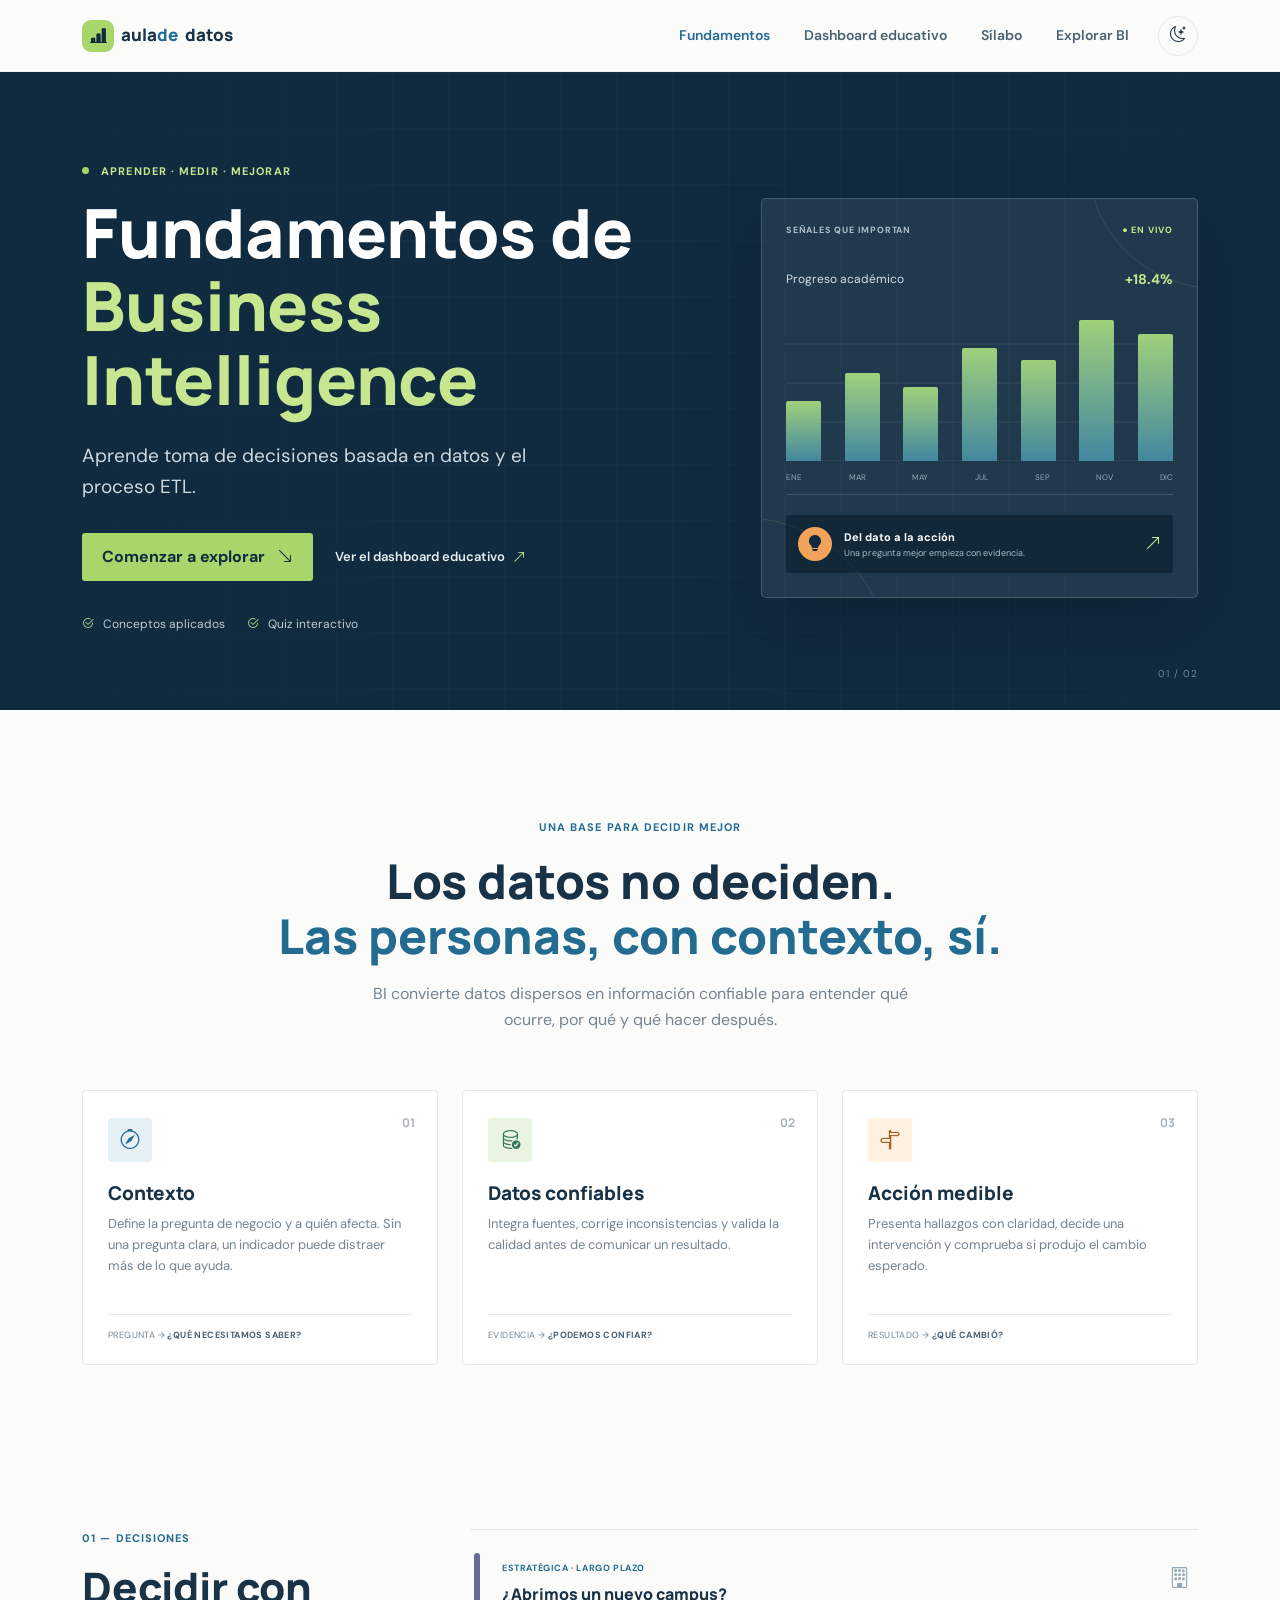
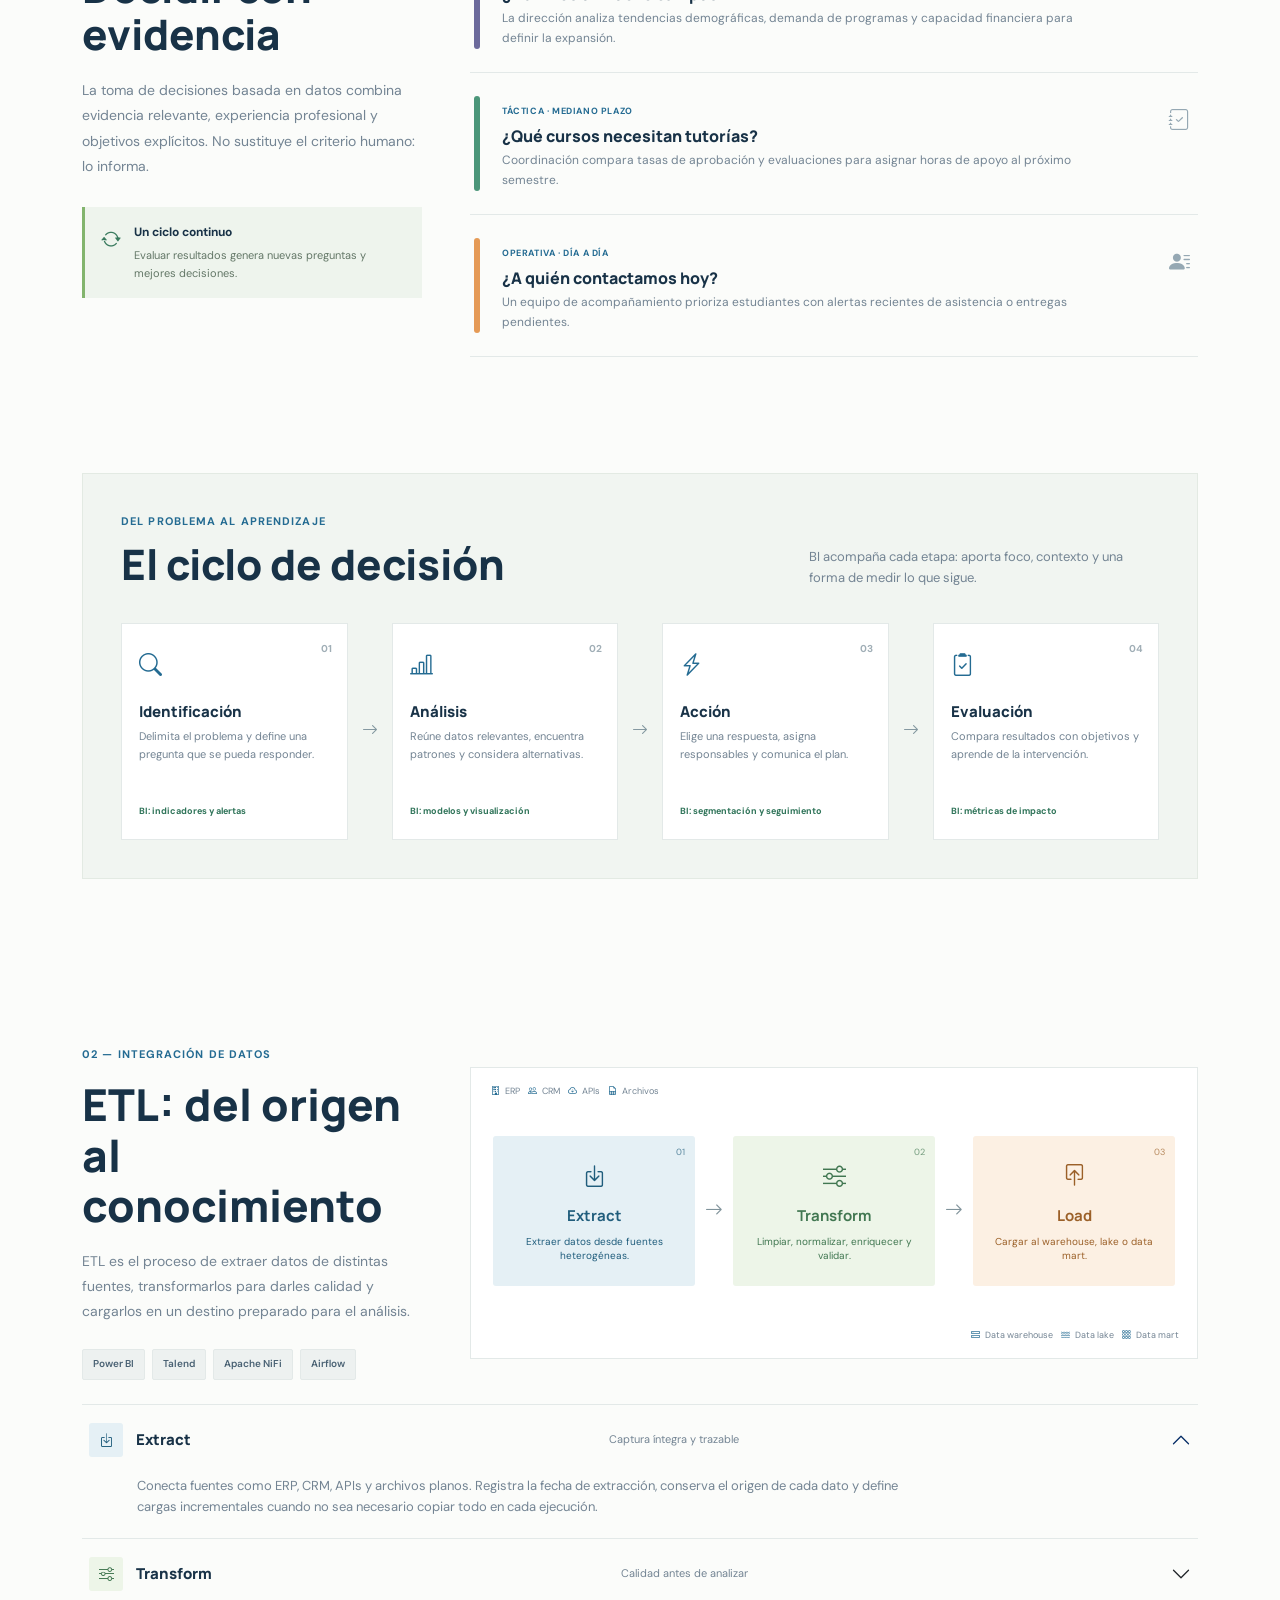
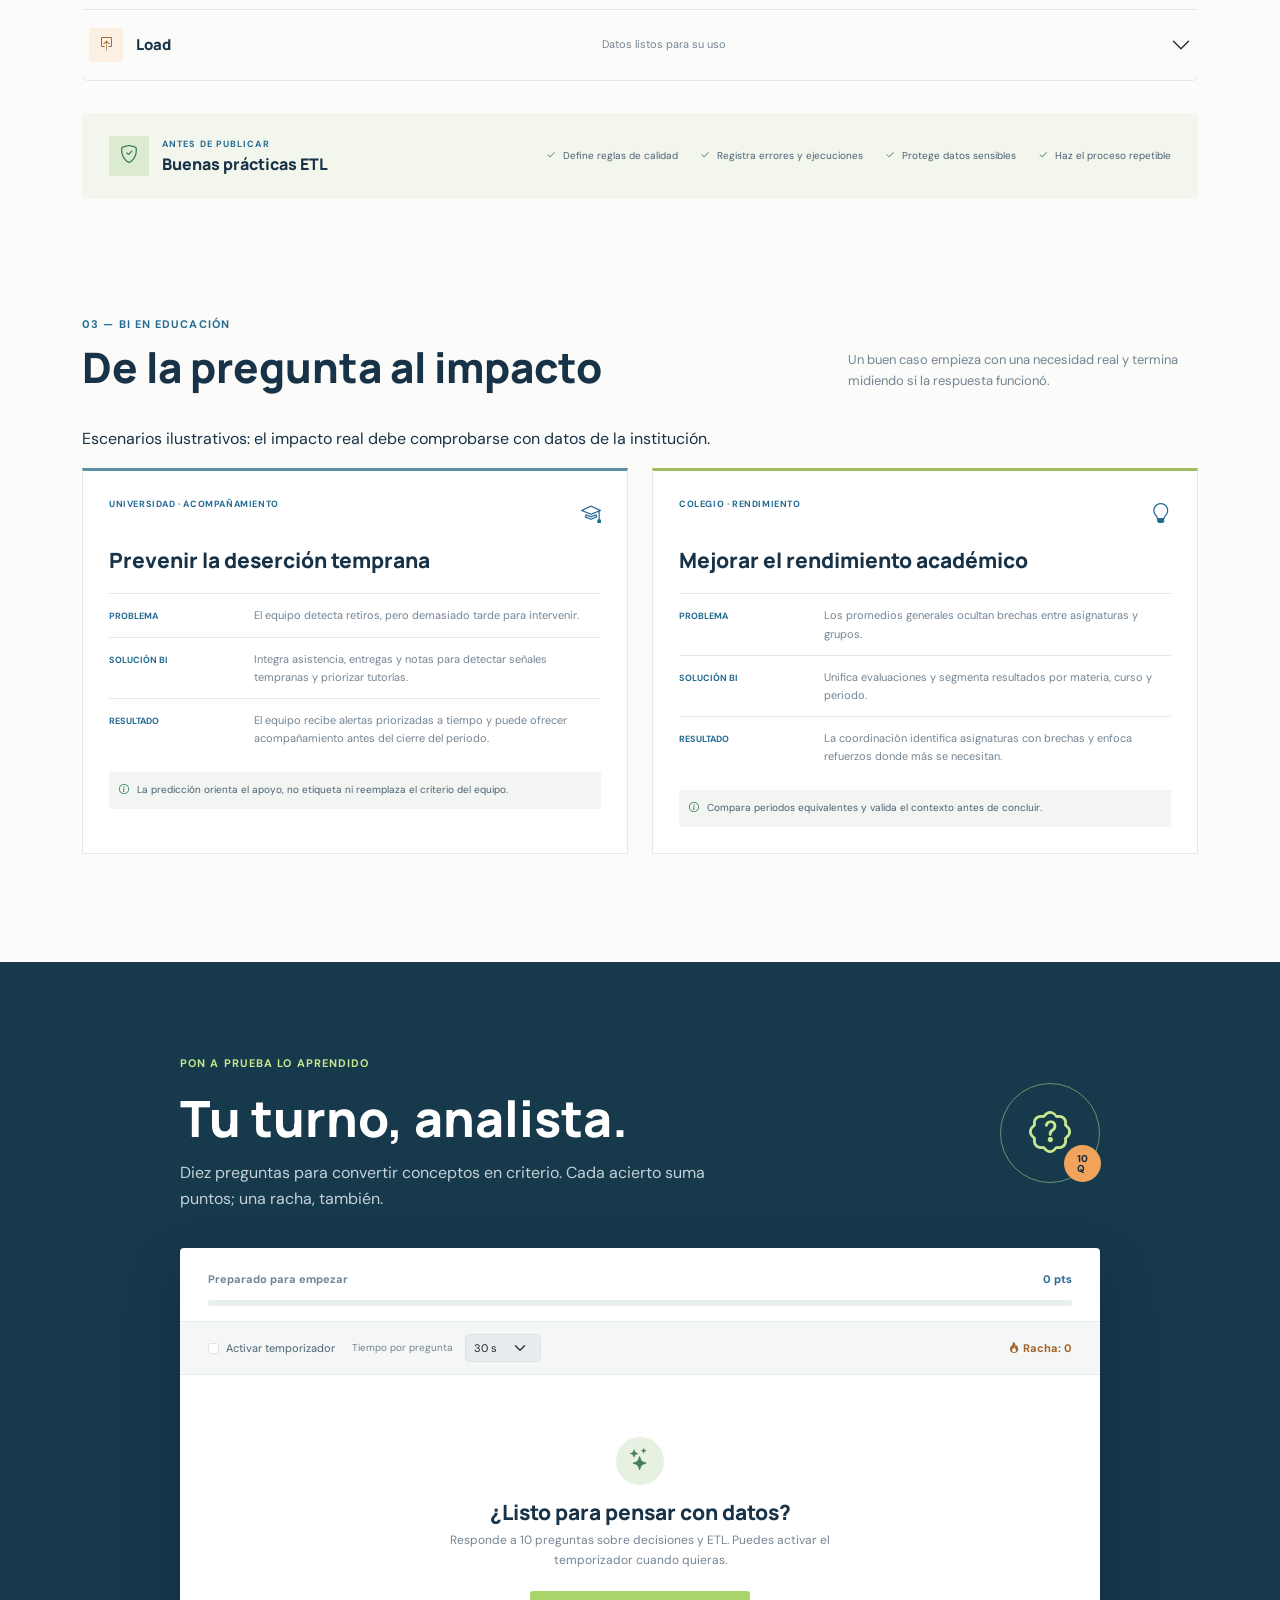
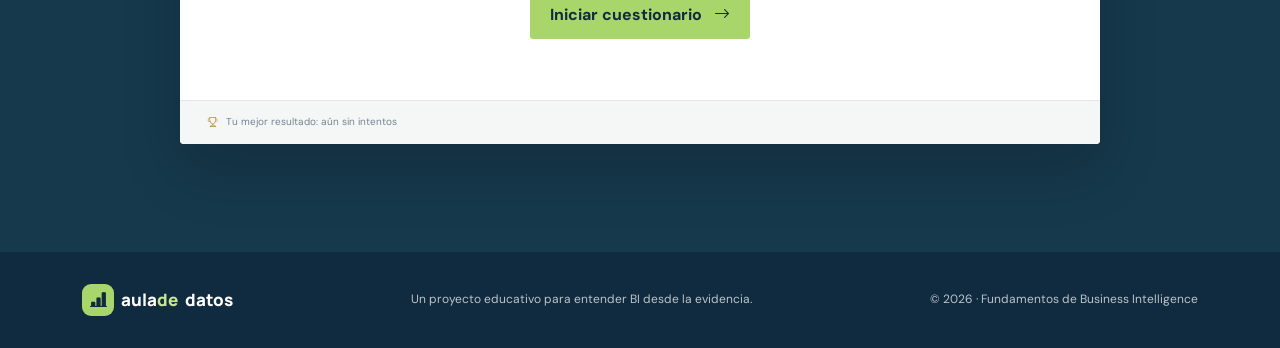
<file: index.html>
<!doctype html>
<html lang="es">
<head>
	<meta charset="utf-8">
	<meta name="viewport" content="width=device-width, initial-scale=1">
	<meta name="description" content="Aprende fundamentos de Business Intelligence, toma de decisiones basada en datos y el proceso ETL con ejemplos educativos y un cuestionario interactivo.">
	<meta name="theme-color" content="#102b3f">
	<title>Fundamentos de BI | Aula de datos</title>
	<link rel="preconnect" href="https://fonts.googleapis.com">
	<link rel="preconnect" href="https://fonts.gstatic.com" crossorigin>
	<link href="https://fonts.googleapis.com/css2?family=DM+Sans:wght@400;500;600;700&family=Manrope:wght@500;600;700;800&display=swap" rel="stylesheet">
	<link href="https://cdn.jsdelivr.net/npm/bootstrap@5.3.3/dist/css/bootstrap.min.css" rel="stylesheet">
	<link href="https://cdn.jsdelivr.net/npm/bootstrap-icons@1.11.3/font/bootstrap-icons.min.css" rel="stylesheet">
	<link href="css/styles.css" rel="stylesheet">
	<link href="css/index.css" rel="stylesheet">
</head>
<body>
	<a class="skip-link" href="#contenido">Saltar al contenido</a>
	<nav class="navbar navbar-expand-lg site-nav sticky-top" aria-label="Navegación principal">
		<div class="container">
			<a class="navbar-brand brand-mark" href="index.html"><span class="brand-icon"><i class="bi bi-bar-chart-line-fill" aria-hidden="true"></i></span> aula<span>de</span>datos</a>
			<button class="navbar-toggler" type="button" data-bs-toggle="collapse" data-bs-target="#mainNav" aria-controls="mainNav" aria-expanded="false" aria-label="Abrir navegación"><span class="navbar-toggler-icon"></span></button>
			<div class="collapse navbar-collapse" id="mainNav">
				<ul class="navbar-nav ms-auto align-items-lg-center gap-lg-2">
					<li class="nav-item"><a class="nav-link active" aria-current="page" href="index.html">Fundamentos</a></li>
					<li class="nav-item"><a class="nav-link" href="dashboard.html">Dashboard educativo</a></li>
					<li class="nav-item"><a class="nav-link" href="silabo.html">Sílabo</a></li>
					<li class="nav-item"><a class="nav-link" href="#teoria">Explorar BI</a></li>
					<li class="nav-item ms-lg-2"><button class="theme-toggle" type="button" aria-label="Activar tema oscuro" title="Cambiar tema"><i class="bi bi-moon-stars" aria-hidden="true"></i></button></li>
				</ul>
			</div>
		</div>
	</nav>

	<main id="contenido">
		<header class="hero-section">
			<div class="hero-grid" aria-hidden="true"></div>
			<div class="container hero-content">
				<div class="row align-items-center g-5">
					<div class="col-lg-7">
						<p class="eyebrow"><span class="eyebrow-dot"></span> APRENDER · MEDIR · MEJORAR</p>
						<h1>Fundamentos de<br><span>Business Intelligence</span></h1>
						<p class="hero-lead">Aprende toma de decisiones basada en datos y el proceso ETL.</p>
						<div class="hero-actions">
							<a class="btn btn-accent" href="#teoria">Comenzar a explorar <i class="bi bi-arrow-down-right" aria-hidden="true"></i></a>
							<a class="hero-text-link" href="dashboard.html">Ver el dashboard educativo <i class="bi bi-arrow-up-right" aria-hidden="true"></i></a>
						</div>
						<div class="hero-proof"><span><i class="bi bi-check2-circle" aria-hidden="true"></i> Conceptos aplicados</span><span><i class="bi bi-check2-circle" aria-hidden="true"></i> Quiz interactivo</span></div>
					</div>
					<div class="col-lg-5">
						<div class="hero-visual" role="img" aria-label="Visualización de datos conectados para convertir información en decisiones">
							<div class="visual-topline"><span>SEÑALES QUE IMPORTAN</span><span class="live-dot">● EN VIVO</span></div>
							<div class="visual-chart">
								<div class="chart-label">Progreso académico <strong>+18.4%</strong></div>
								<div class="chart-bars" aria-hidden="true"><i style="--bar:39%"></i><i style="--bar:57%"></i><i style="--bar:48%"></i><i style="--bar:73%"></i><i style="--bar:65%"></i><i style="--bar:91%"></i><i style="--bar:82%"></i></div>
								<div class="chart-axis"><span>ENE</span><span>MAR</span><span>MAY</span><span>JUL</span><span>SEP</span><span>NOV</span><span>DIC</span></div>
							</div>
							<div class="visual-note"><span class="note-icon"><i class="bi bi-lightbulb-fill" aria-hidden="true"></i></span><span><strong>Del dato a la acción</strong><small>Una pregunta mejor empieza con evidencia.</small></span><i class="bi bi-arrow-up-right ms-auto" aria-hidden="true"></i></div>
							<span class="visual-orbit orbit-one" aria-hidden="true"></span><span class="visual-orbit orbit-two" aria-hidden="true"></span>
						</div>
					</div>
				</div>
				<div class="hero-index" aria-hidden="true">01 / 02</div>
			</div>
		</header>

		<section class="section-pad theory-section" id="teoria">
			<div class="container">
				<div class="section-heading reveal">
					<p class="eyebrow eyebrow-dark">UNA BASE PARA DECIDIR MEJOR</p>
					<h2>Los datos no deciden.<br><span>Las personas, con contexto, sí.</span></h2>
					<p>BI convierte datos dispersos en información confiable para entender qué ocurre, por qué y qué hacer después.</p>
				</div>

				<div class="row g-4 concept-row">
					<div class="col-md-4 reveal">
						<article class="concept-card">
							<span class="concept-number">01</span><span class="concept-icon icon-blue"><i class="bi bi-compass" aria-hidden="true"></i></span>
							<h3>Contexto</h3><p>Define la pregunta de negocio y a quién afecta. Sin una pregunta clara, un indicador puede distraer más de lo que ayuda.</p>
							<span class="concept-foot">PREGUNTA → <b>¿QUÉ NECESITAMOS SABER?</b></span>
						</article>
					</div>
					<div class="col-md-4 reveal">
						<article class="concept-card">
							<span class="concept-number">02</span><span class="concept-icon icon-green"><i class="bi bi-database-check" aria-hidden="true"></i></span>
							<h3>Datos confiables</h3><p>Integra fuentes, corrige inconsistencias y valida la calidad antes de comunicar un resultado.</p>
							<span class="concept-foot">EVIDENCIA → <b>¿PODEMOS CONFIAR?</b></span>
						</article>
					</div>
					<div class="col-md-4 reveal">
						<article class="concept-card">
							<span class="concept-number">03</span><span class="concept-icon icon-orange"><i class="bi bi-signpost-split" aria-hidden="true"></i></span>
							<h3>Acción medible</h3><p>Presenta hallazgos con claridad, decide una intervención y comprueba si produjo el cambio esperado.</p>
							<span class="concept-foot">RESULTADO → <b>¿QUÉ CAMBIÓ?</b></span>
						</article>
					</div>
				</div>

				<div class="theory-block row g-5 align-items-start">
					<div class="col-lg-4 reveal">
						<p class="eyebrow eyebrow-dark">01 — DECISIONES</p>
						<h2 class="block-title">Decidir con<br>evidencia</h2>
						<p class="block-intro">La toma de decisiones basada en datos combina evidencia relevante, experiencia profesional y objetivos explícitos. No sustituye el criterio humano: lo informa.</p>
						<div class="cycle-callout"><i class="bi bi-arrow-repeat" aria-hidden="true"></i><span><strong>Un ciclo continuo</strong><small>Evaluar resultados genera nuevas preguntas y mejores decisiones.</small></span></div>
					</div>
					<div class="col-lg-8 reveal">
						<div class="decision-types">
							<div class="decision-type"><span class="type-marker marker-strategy"></span><div><span class="type-label">ESTRATÉGICA · LARGO PLAZO</span><h3>¿Abrimos un nuevo campus?</h3><p>La dirección analiza tendencias demográficas, demanda de programas y capacidad financiera para definir la expansión.</p></div><i class="bi bi-building" aria-hidden="true"></i></div>
							<div class="decision-type"><span class="type-marker marker-tactical"></span><div><span class="type-label">TÁCTICA · MEDIANO PLAZO</span><h3>¿Qué cursos necesitan tutorías?</h3><p>Coordinación compara tasas de aprobación y evaluaciones para asignar horas de apoyo al próximo semestre.</p></div><i class="bi bi-journal-check" aria-hidden="true"></i></div>
							<div class="decision-type"><span class="type-marker marker-operational"></span><div><span class="type-label">OPERATIVA · DÍA A DÍA</span><h3>¿A quién contactamos hoy?</h3><p>Un equipo de acompañamiento prioriza estudiantes con alertas recientes de asistencia o entregas pendientes.</p></div><i class="bi bi-person-lines-fill" aria-hidden="true"></i></div>
						</div>
					</div>
				</div>

				<div class="cycle-section reveal">
					<div class="cycle-heading"><div><p class="eyebrow eyebrow-dark">DEL PROBLEMA AL APRENDIZAJE</p><h2 class="block-title">El ciclo de decisión</h2></div><p>BI acompaña cada etapa: aporta foco, contexto y una forma de medir lo que sigue.</p></div>
					<div class="cycle-steps">
						<article><span class="step-count">01</span><i class="bi bi-search" aria-hidden="true"></i><h3>Identificación</h3><p>Delimita el problema y define una pregunta que se pueda responder.</p><small>BI: indicadores y alertas</small></article>
						<span class="cycle-arrow" aria-hidden="true"><i class="bi bi-arrow-right"></i></span>
						<article><span class="step-count">02</span><i class="bi bi-bar-chart-line" aria-hidden="true"></i><h3>Análisis</h3><p>Reúne datos relevantes, encuentra patrones y considera alternativas.</p><small>BI: modelos y visualización</small></article>
						<span class="cycle-arrow" aria-hidden="true"><i class="bi bi-arrow-right"></i></span>
						<article><span class="step-count">03</span><i class="bi bi-lightning-charge" aria-hidden="true"></i><h3>Acción</h3><p>Elige una respuesta, asigna responsables y comunica el plan.</p><small>BI: segmentación y seguimiento</small></article>
						<span class="cycle-arrow" aria-hidden="true"><i class="bi bi-arrow-right"></i></span>
						<article><span class="step-count">04</span><i class="bi bi-clipboard2-check" aria-hidden="true"></i><h3>Evaluación</h3><p>Compara resultados con objetivos y aprende de la intervención.</p><small>BI: métricas de impacto</small></article>
					</div>
				</div>

				<div class="etl-section row g-5 align-items-center">
					<div class="col-lg-4 reveal">
						<p class="eyebrow eyebrow-dark">02 — INTEGRACIÓN DE DATOS</p>
						<h2 class="block-title">ETL: del origen<br>al conocimiento</h2>
						<p class="block-intro">ETL es el proceso de extraer datos de distintas fuentes, transformarlos para darles calidad y cargarlos en un destino preparado para el análisis.</p>
						<div class="tool-tags" aria-label="Ejemplos de herramientas"><span>Power BI</span><span>Talend</span><span>Apache NiFi</span><span>Airflow</span></div>
					</div>
					<div class="col-lg-8 reveal">
						<div class="etl-flow" aria-label="Flujo ETL: extracción, transformación y carga">
							<div class="etl-sources"><span><i class="bi bi-building" aria-hidden="true"></i> ERP</span><span><i class="bi bi-people" aria-hidden="true"></i> CRM</span><span><i class="bi bi-cloud-arrow-down" aria-hidden="true"></i> APIs</span><span><i class="bi bi-file-earmark-spreadsheet" aria-hidden="true"></i> Archivos</span></div>
							<div class="etl-stage stage-extract"><span class="stage-index">01</span><i class="bi bi-box-arrow-in-down" aria-hidden="true"></i><strong>Extract</strong><small>Extraer datos desde fuentes heterogéneas.</small></div>
							<span class="etl-connector" aria-hidden="true"><i class="bi bi-arrow-right"></i></span>
							<div class="etl-stage stage-transform"><span class="stage-index">02</span><i class="bi bi-sliders" aria-hidden="true"></i><strong>Transform</strong><small>Limpiar, normalizar, enriquecer y validar.</small></div>
							<span class="etl-connector" aria-hidden="true"><i class="bi bi-arrow-right"></i></span>
							<div class="etl-stage stage-load"><span class="stage-index">03</span><i class="bi bi-box-arrow-in-up" aria-hidden="true"></i><strong>Load</strong><small>Cargar al warehouse, lake o data mart.</small></div>
							<div class="etl-destinations"><span><i class="bi bi-hdd-stack" aria-hidden="true"></i> Data warehouse</span><span><i class="bi bi-water" aria-hidden="true"></i> Data lake</span><span><i class="bi bi-grid-3x3-gap" aria-hidden="true"></i> Data mart</span></div>
						</div>
					</div>
				</div>

				<div class="accordion etl-details reveal" id="etlAccordion">
					<div class="accordion-item"><h3 class="accordion-header"><button class="accordion-button" type="button" data-bs-toggle="collapse" data-bs-target="#extractDetails" aria-expanded="true" aria-controls="extractDetails"><span class="accordion-symbol symbol-blue"><i class="bi bi-box-arrow-in-down" aria-hidden="true"></i></span> Extract <small>Captura íntegra y trazable</small></button></h3><div id="extractDetails" class="accordion-collapse collapse show" data-bs-parent="#etlAccordion"><div class="accordion-body">Conecta fuentes como ERP, CRM, APIs y archivos planos. Registra la fecha de extracción, conserva el origen de cada dato y define cargas incrementales cuando no sea necesario copiar todo en cada ejecución.</div></div></div>
					<div class="accordion-item"><h3 class="accordion-header"><button class="accordion-button collapsed" type="button" data-bs-toggle="collapse" data-bs-target="#transformDetails" aria-expanded="false" aria-controls="transformDetails"><span class="accordion-symbol symbol-green"><i class="bi bi-sliders" aria-hidden="true"></i></span> Transform <small>Calidad antes de analizar</small></button></h3><div id="transformDetails" class="accordion-collapse collapse" data-bs-parent="#etlAccordion"><div class="accordion-body">Elimina duplicados, corrige formatos, normaliza unidades y catálogos, enriquece registros con contexto adicional y valida reglas de negocio. Documenta las transformaciones y trata explícitamente los valores faltantes.</div></div></div>
					<div class="accordion-item"><h3 class="accordion-header"><button class="accordion-button collapsed" type="button" data-bs-toggle="collapse" data-bs-target="#loadDetails" aria-expanded="false" aria-controls="loadDetails"><span class="accordion-symbol symbol-orange"><i class="bi bi-box-arrow-in-up" aria-hidden="true"></i></span> Load <small>Datos listos para su uso</small></button></h3><div id="loadDetails" class="accordion-collapse collapse" data-bs-parent="#etlAccordion"><div class="accordion-body">Carga los datos procesados en un data warehouse, data lake o data mart. Elige cargas completas o incrementales, comprueba que los registros se escribieron correctamente y prepara el modelo para las consultas analíticas.</div></div></div>
				</div>

				<div class="best-practice reveal"><div class="practice-title"><span><i class="bi bi-shield-check" aria-hidden="true"></i></span><div><p class="eyebrow eyebrow-dark">ANTES DE PUBLICAR</p><h3>Buenas prácticas ETL</h3></div></div><div class="practice-list"><span><i class="bi bi-check2" aria-hidden="true"></i> Define reglas de calidad</span><span><i class="bi bi-check2" aria-hidden="true"></i> Registra errores y ejecuciones</span><span><i class="bi bi-check2" aria-hidden="true"></i> Protege datos sensibles</span><span><i class="bi bi-check2" aria-hidden="true"></i> Haz el proceso repetible</span></div></div>

				<div class="cases-section reveal">
					<div class="cycle-heading"><div><p class="eyebrow eyebrow-dark">03 — BI EN EDUCACIÓN</p><h2 class="block-title">De la pregunta al impacto</h2></div><p>Un buen caso empieza con una necesidad real y termina midiendo si la respuesta funcionó.</p></div>
					  <p class="case-disclaimer">Escenarios ilustrativos: el impacto real debe comprobarse con datos de la institución.</p>
					  <div class="row g-4">
						<div class="col-lg-6"><article class="case-card"><div class="case-top"><span class="case-tag">UNIVERSIDAD · ACOMPAÑAMIENTO</span><i class="bi bi-mortarboard" aria-hidden="true"></i></div><h3>Prevenir la deserción temprana</h3><div class="case-flow"><div><small>PROBLEMA</small><p>El equipo detecta retiros, pero demasiado tarde para intervenir.</p></div><div><small>SOLUCIÓN BI</small><p>Integra asistencia, entregas y notas para detectar señales tempranas y priorizar tutorías.</p></div><div><small>RESULTADO</small><p>El equipo recibe alertas priorizadas a tiempo y puede ofrecer acompañamiento antes del cierre del periodo.</p></div></div><p class="case-caveat"><i class="bi bi-info-circle" aria-hidden="true"></i> La predicción orienta el apoyo, no etiqueta ni reemplaza el criterio del equipo.</p></article></div>
						<div class="col-lg-6"><article class="case-card case-lime"><div class="case-top"><span class="case-tag">COLEGIO · RENDIMIENTO</span><i class="bi bi-lightbulb" aria-hidden="true"></i></div><h3>Mejorar el rendimiento académico</h3><div class="case-flow"><div><small>PROBLEMA</small><p>Los promedios generales ocultan brechas entre asignaturas y grupos.</p></div><div><small>SOLUCIÓN BI</small><p>Unifica evaluaciones y segmenta resultados por materia, curso y periodo.</p></div><div><small>RESULTADO</small><p>La coordinación identifica asignaturas con brechas y enfoca refuerzos donde más se necesitan.</p></div></div><p class="case-caveat"><i class="bi bi-info-circle" aria-hidden="true"></i> Compara periodos equivalentes y valida el contexto antes de concluir.</p></article></div>
					</div>
				</div>
			</div>
		</section>

		<section class="quiz-section" id="quiz">
			<div class="container">
				<div class="quiz-intro reveal"><div><p class="eyebrow">PON A PRUEBA LO APRENDIDO</p><h2>Tu turno, analista.</h2><p>Diez preguntas para convertir conceptos en criterio. Cada acierto suma puntos; una racha, también.</p></div><div class="quiz-illustration" aria-hidden="true"><i class="bi bi-patch-question"></i><span>10<br>Q</span></div></div>
				<div class="quiz-shell reveal" id="quizApp">
					<div class="quiz-topbar"><div class="quiz-top-meta"><span id="questionCounter">Preparado para empezar</span><span id="scoreDisplay">0 pts</span></div><div class="progress quiz-progress" role="progressbar" aria-label="Progreso del cuestionario" aria-valuemin="0" aria-valuemax="10" aria-valuenow="0"><div class="progress-bar" id="progressBar" style="width:0%"></div></div></div>
					<div class="quiz-settings"><label class="timer-setting" for="timerEnabled"><input class="form-check-input" type="checkbox" id="timerEnabled"><span>Activar temporizador</span></label><label class="timer-select-label" for="timerDuration">Tiempo por pregunta</label><select class="form-select form-select-sm" id="timerDuration" disabled aria-label="Segundos por pregunta"><option value="15">15 s</option><option value="30" selected>30 s</option><option value="45">45 s</option></select><span class="streak-indicator" id="streakDisplay"><i class="bi bi-fire" aria-hidden="true"></i> Racha: 0</span></div>
					<div class="quiz-content" id="quizContent">
						<div class="quiz-welcome"><span class="welcome-icon"><i class="bi bi-stars" aria-hidden="true"></i></span><h3>¿Listo para pensar con datos?</h3><p>Responde a 10 preguntas sobre decisiones y ETL. Puedes activar el temporizador cuando quieras.</p><button type="button" class="btn btn-accent" id="startQuiz">Iniciar cuestionario <i class="bi bi-arrow-right" aria-hidden="true"></i></button></div>
					</div>
					<div class="quiz-best" id="bestScore"><i class="bi bi-trophy" aria-hidden="true"></i> Tu mejor resultado: aún sin intentos</div>
				</div>
			</div>
		</section>
	</main>

	<footer class="site-footer"><div class="container footer-inner"><a class="navbar-brand brand-mark" href="index.html"><span class="brand-icon"><i class="bi bi-bar-chart-line-fill" aria-hidden="true"></i></span> aula<span>de</span>datos</a><p>Un proyecto educativo para entender BI desde la evidencia.</p><span>© 2026 · Fundamentos de Business Intelligence</span></div></footer>

	<script src="https://cdn.jsdelivr.net/npm/bootstrap@5.3.3/dist/js/bootstrap.bundle.min.js"></script>
	<script src="js/quiz.js" defer></script>
</body>
</html>
</file>
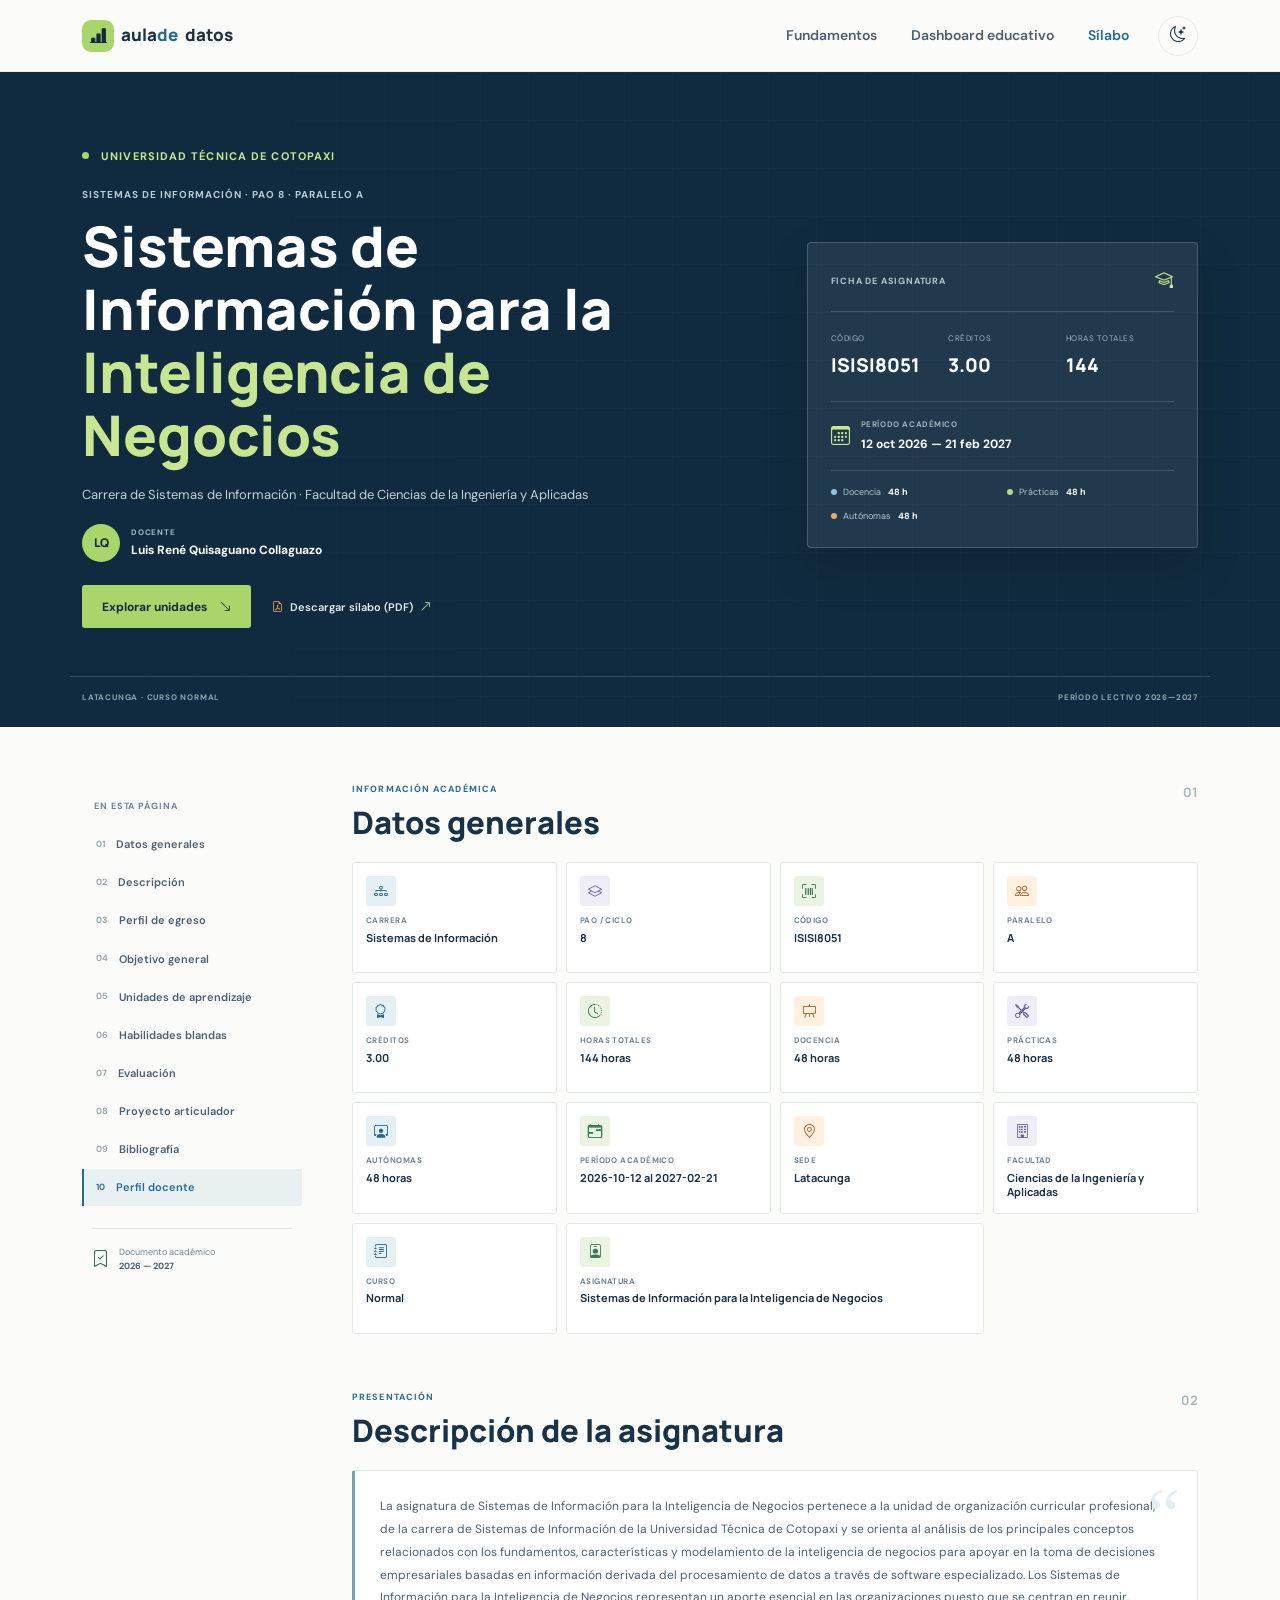
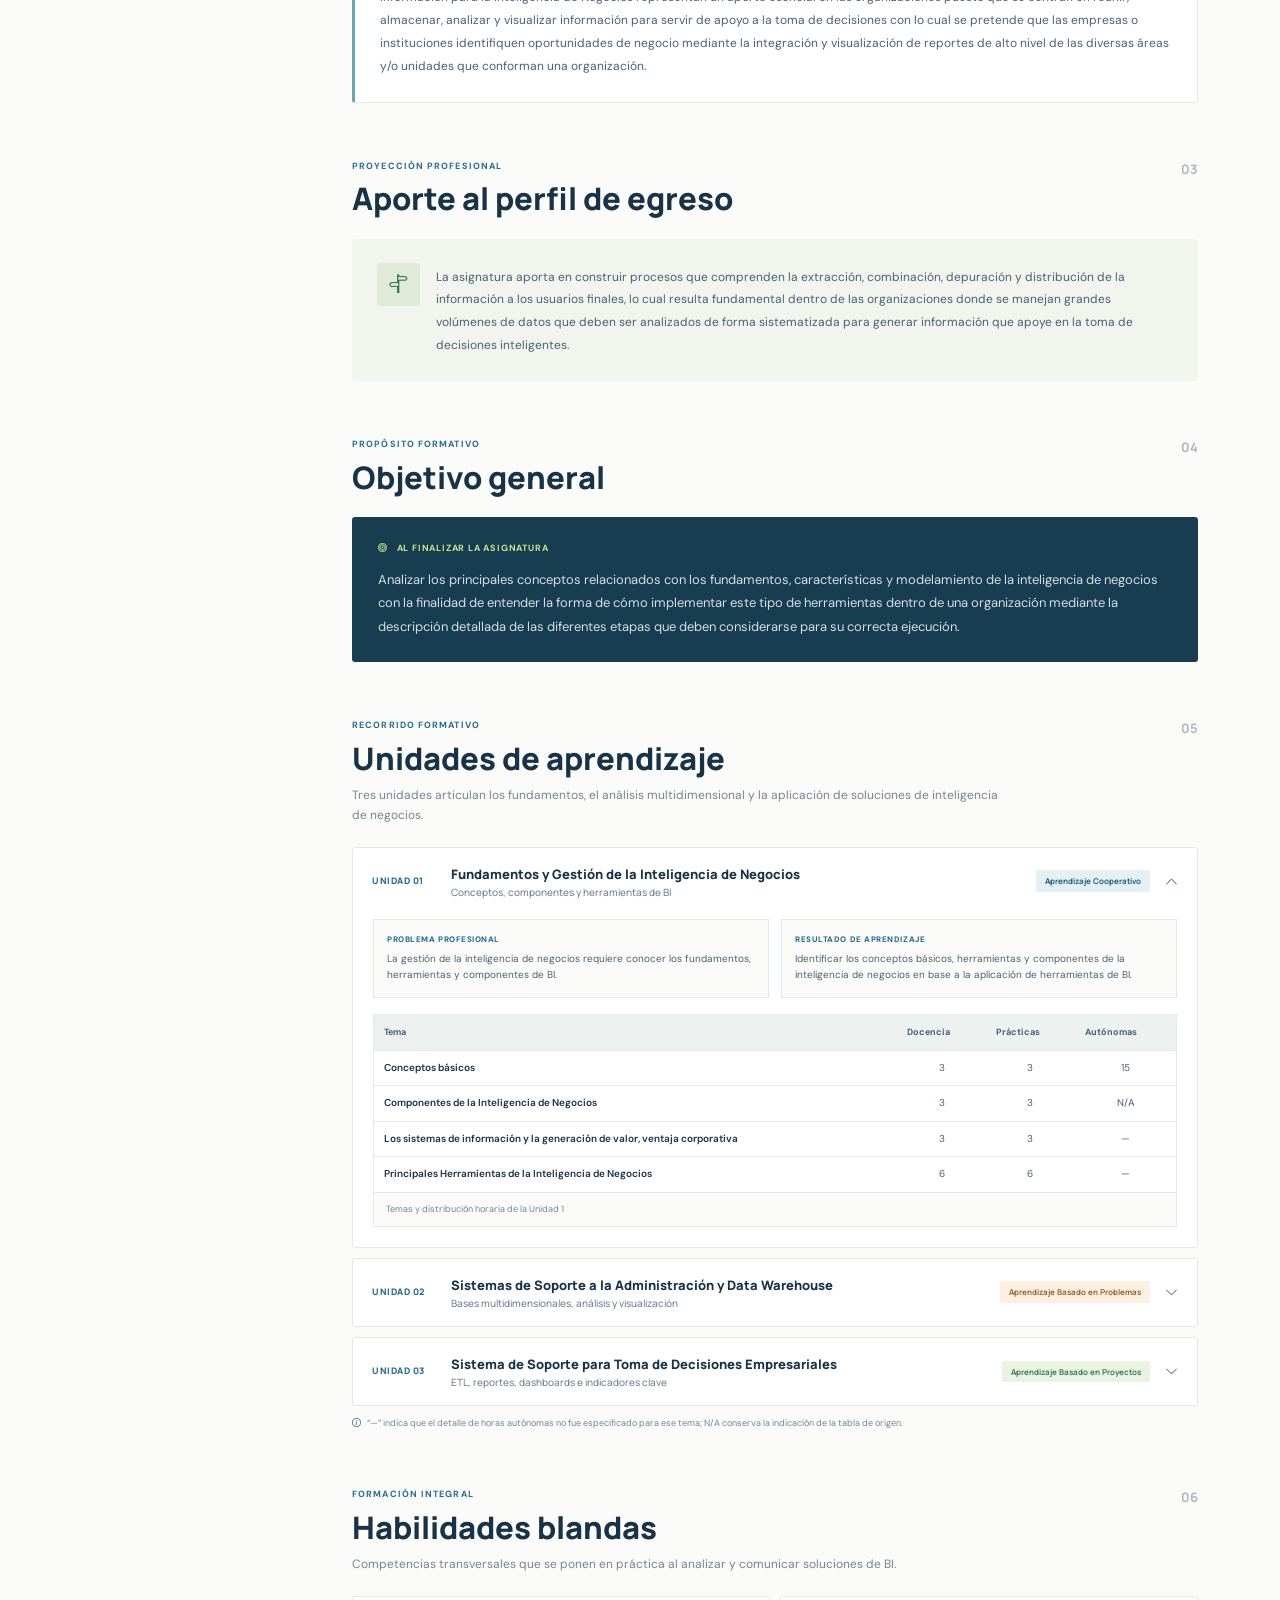
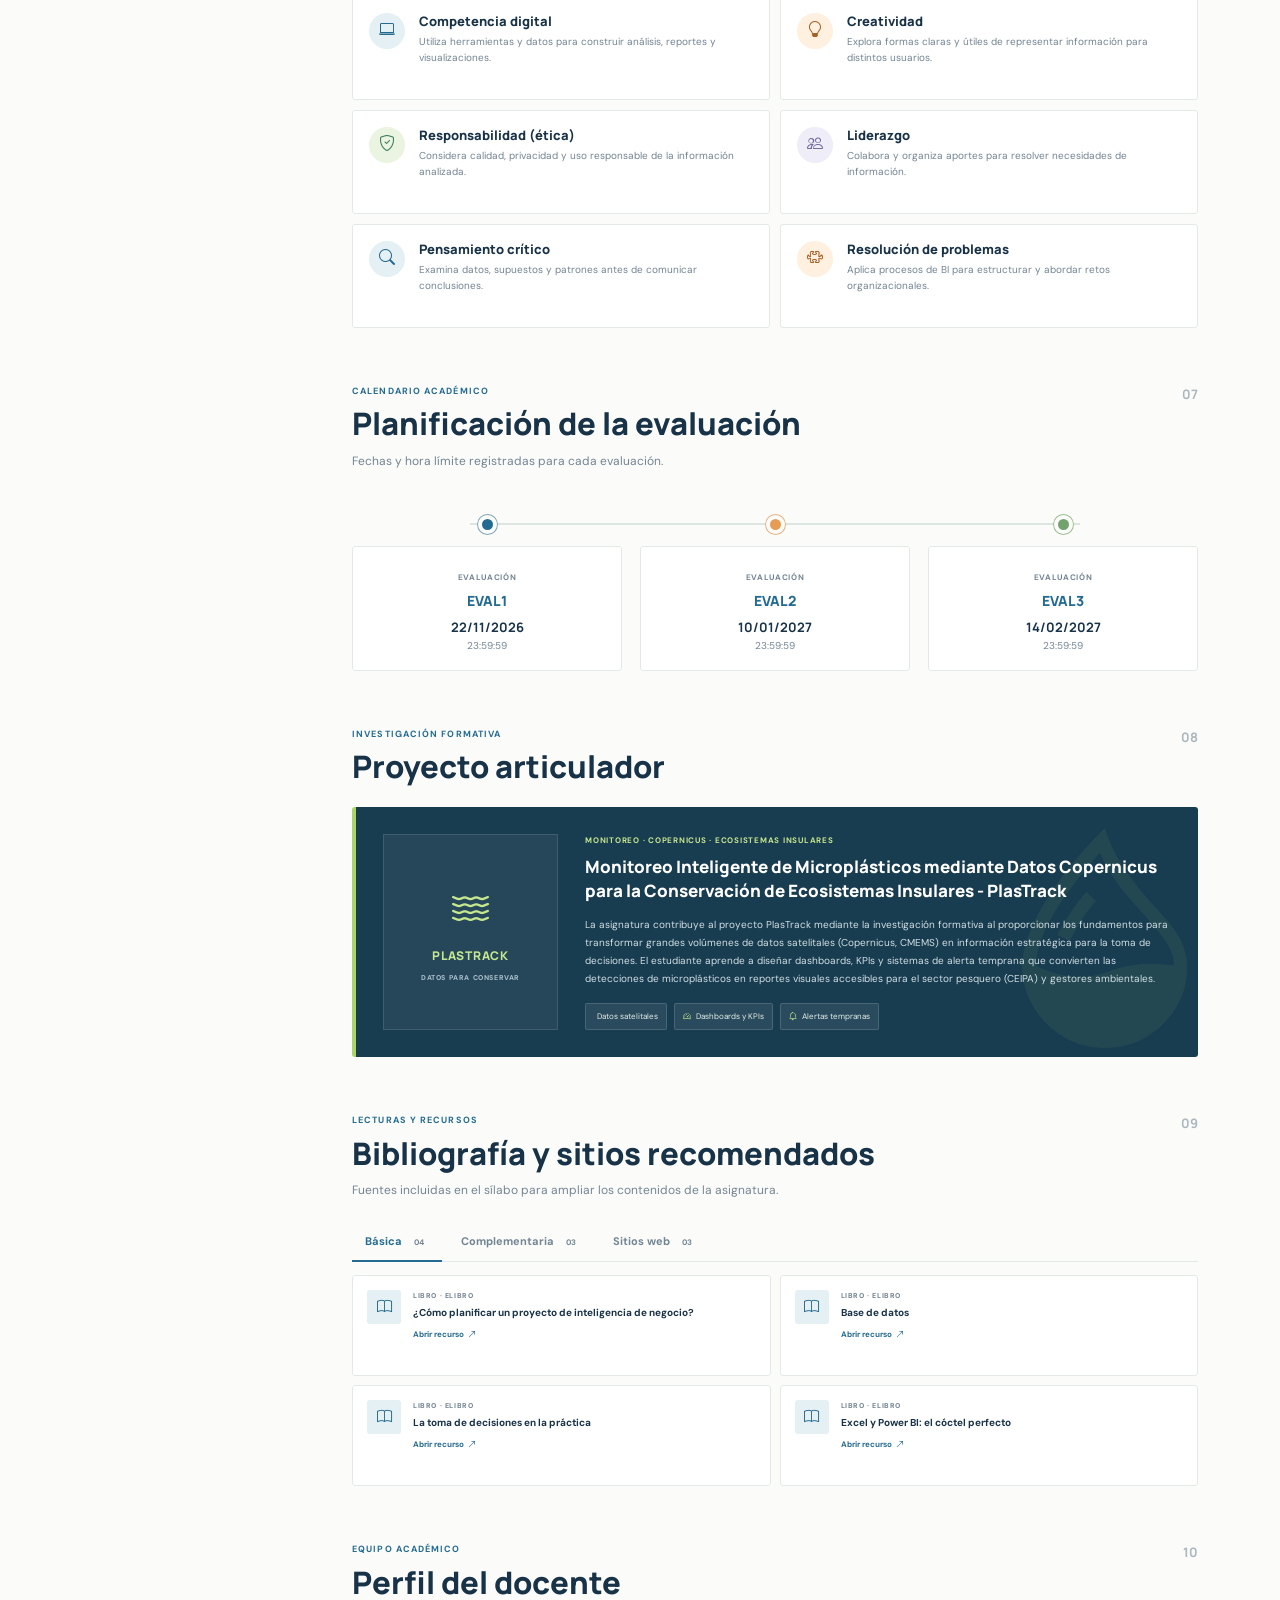
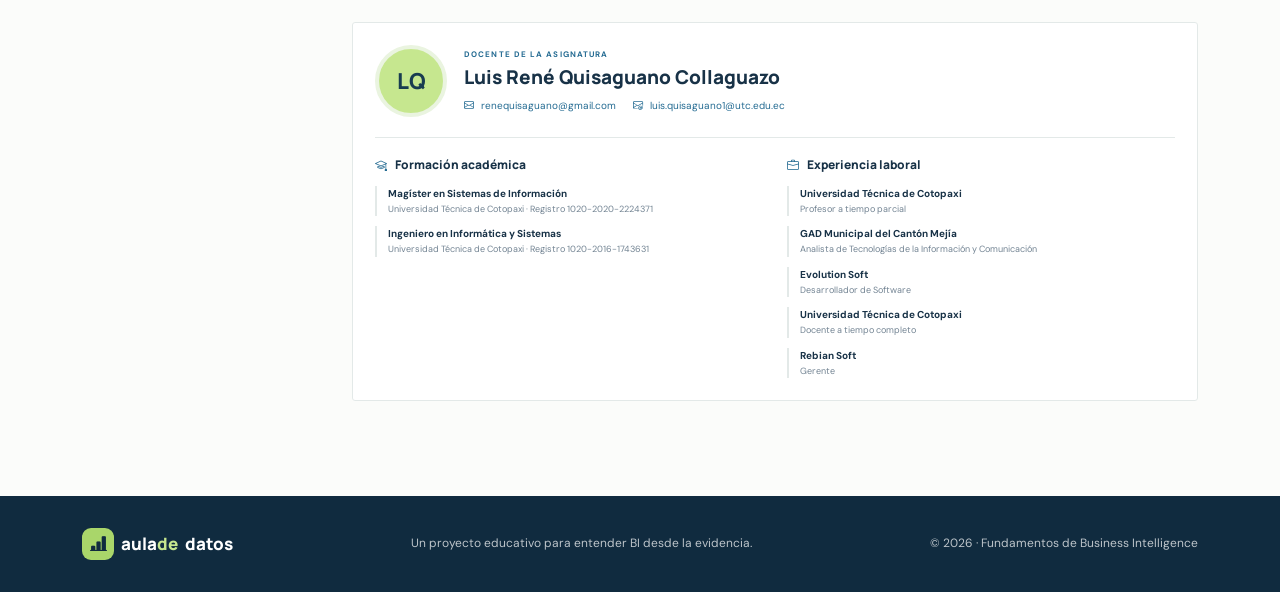
<file: silabo.html>
<!doctype html>
<html lang="es">
<head>
  <meta charset="utf-8">
  <meta name="viewport" content="width=device-width, initial-scale=1">
  <meta name="description" content="Sílabo de Sistemas de Información para la Inteligencia de Negocios, Universidad Técnica de Cotopaxi.">
  <meta name="theme-color" content="#102b3f">
  <title>Sílabo BI | Aula de datos</title>
  <link rel="preconnect" href="https://fonts.googleapis.com">
  <link rel="preconnect" href="https://fonts.gstatic.com" crossorigin>
  <link href="https://fonts.googleapis.com/css2?family=DM+Sans:wght@400;500;600;700&family=Manrope:wght@500;600;700;800&display=swap" rel="stylesheet">
  <link href="https://cdn.jsdelivr.net/npm/bootstrap@5.3.3/dist/css/bootstrap.min.css" rel="stylesheet">
  <link href="https://cdn.jsdelivr.net/npm/bootstrap-icons@1.11.3/font/bootstrap-icons.min.css" rel="stylesheet">
  <link href="css/styles.css" rel="stylesheet">
  <link href="css/silabo.css" rel="stylesheet">
</head>
<body class="silabo-page">
  <a class="skip-link" href="#contenido">Saltar al contenido</a>
  <nav class="navbar navbar-expand-lg site-nav sticky-top" aria-label="Navegación principal">
    <div class="container">
      <a class="navbar-brand brand-mark" href="index.html"><span class="brand-icon"><i class="bi bi-bar-chart-line-fill" aria-hidden="true"></i></span> aula<span>de</span>datos</a>
      <button class="navbar-toggler" type="button" data-bs-toggle="collapse" data-bs-target="#mainNav" aria-controls="mainNav" aria-expanded="false" aria-label="Abrir navegación"><span class="navbar-toggler-icon"></span></button>
      <div class="collapse navbar-collapse" id="mainNav"><ul class="navbar-nav ms-auto align-items-lg-center gap-lg-2">
        <li class="nav-item"><a class="nav-link" href="index.html">Fundamentos</a></li>
        <li class="nav-item"><a class="nav-link" href="dashboard.html">Dashboard educativo</a></li>
        <li class="nav-item"><a class="nav-link active" aria-current="page" href="silabo.html">Sílabo</a></li>
        <li class="nav-item ms-lg-2"><button class="theme-toggle" type="button" aria-label="Activar tema oscuro" title="Cambiar tema"><i class="bi bi-moon-stars" aria-hidden="true"></i></button></li>
      </ul></div>
    </div>
  </nav>

  <main id="contenido">
    <header class="silabo-hero">
      <div class="silabo-hero-pattern" aria-hidden="true"></div>
      <div class="container silabo-hero-inner">
        <div class="hero-copy">
          <p class="eyebrow"><span class="eyebrow-dot"></span> UNIVERSIDAD TÉCNICA DE COTOPAXI</p>
          <p class="hero-overline">SISTEMAS DE INFORMACIÓN · PAO 8 · PARALELO A</p>
          <h1>Sistemas de Información para la <span>Inteligencia de Negocios</span></h1>
          <p class="hero-career">Carrera de Sistemas de Información · Facultad de Ciencias de la Ingeniería y Aplicadas</p>
          <div class="hero-teacher"><span class="teacher-mini-avatar" aria-hidden="true">LQ</span><span><small>DOCENTE</small><strong>Luis René Quisaguano Collaguazo</strong></span></div>
          <div class="hero-actions">
            <a class="btn btn-accent" href="#unidades">Explorar unidades <i class="bi bi-arrow-down-right" aria-hidden="true"></i></a>
            <!-- Coloca el PDF original en docs/Silabo_BI.pdf para habilitar la descarga. -->
            <a class="hero-pdf-link" href="./docs/Silabo_BI.pdf" target="_blank" rel="noopener"><i class="bi bi-file-earmark-pdf" aria-hidden="true"></i> Descargar sílabo (PDF) <i class="bi bi-arrow-up-right" aria-hidden="true"></i></a>
          </div>
        </div>
        <div class="hero-summary" aria-label="Resumen de la asignatura">
          <div class="summary-top"><span>FICHA DE ASIGNATURA</span><i class="bi bi-mortarboard" aria-hidden="true"></i></div>
          <div class="summary-stats">
            <div><small>CÓDIGO</small><strong>ISISI8051</strong></div>
            <div><small>CRÉDITOS</small><strong>3.00</strong></div>
            <div><small>HORAS TOTALES</small><strong>144</strong></div>
          </div>
          <div class="summary-period"><i class="bi bi-calendar3" aria-hidden="true"></i><span><small>PERÍODO ACADÉMICO</small><strong>12 oct 2026 — 21 feb 2027</strong></span></div>
          <div class="summary-hours"><span><i class="hours-dot dot-teaching"></i> Docencia <strong>48 h</strong></span><span><i class="hours-dot dot-practice"></i> Prácticas <strong>48 h</strong></span><span><i class="hours-dot dot-autonomous"></i> Autónomas <strong>48 h</strong></span></div>
        </div>
      </div>
      <div class="container hero-bottom"><span>LATACUNGA · CURSO NORMAL</span><span>PERÍODO LECTIVO 2026—2027</span></div>
    </header>

    <div class="container silabo-layout">
      <aside class="silabo-sidebar" aria-label="Navegación del sílabo">
        <div class="sidebar-label">EN ESTA PÁGINA</div>
        <nav class="syllabus-nav" id="syllabusNav">
          <a class="active" href="#datos-generales"><span>01</span> Datos generales</a>
          <a href="#descripcion"><span>02</span> Descripción</a>
          <a href="#aporte"><span>03</span> Perfil de egreso</a>
          <a href="#objetivo"><span>04</span> Objetivo general</a>
          <a href="#unidades"><span>05</span> Unidades de aprendizaje</a>
          <a href="#habilidades"><span>06</span> Habilidades blandas</a>
          <a href="#evaluacion"><span>07</span> Evaluación</a>
          <a href="#proyecto"><span>08</span> Proyecto articulador</a>
          <a href="#bibliografia"><span>09</span> Bibliografía</a>
          <a href="#docente"><span>10</span> Perfil docente</a>
        </nav>
        <div class="sidebar-note"><i class="bi bi-bookmark-check" aria-hidden="true"></i><span>Documento académico<br><strong>2026 — 2027</strong></span></div>
      </aside>

      <div class="silabo-content">
        <section class="silabo-section reveal" id="datos-generales" data-section>
          <div class="section-title-row"><div><p class="eyebrow eyebrow-dark">INFORMACIÓN ACADÉMICA</p><h2>Datos generales</h2></div><span class="section-number">01</span></div>
          <div class="general-grid">
            <article class="general-card"><span class="general-icon icon-blue"><i class="bi bi-diagram-3" aria-hidden="true"></i></span><small>CARRERA</small><strong>Sistemas de Información</strong></article>
            <article class="general-card"><span class="general-icon icon-violet"><i class="bi bi-layers" aria-hidden="true"></i></span><small>PAO / CICLO</small><strong>8</strong></article>
            <article class="general-card"><span class="general-icon icon-green"><i class="bi bi-upc-scan" aria-hidden="true"></i></span><small>CÓDIGO</small><strong>ISISI8051</strong></article>
            <article class="general-card"><span class="general-icon icon-orange"><i class="bi bi-people" aria-hidden="true"></i></span><small>PARALELO</small><strong>A</strong></article>
            <article class="general-card"><span class="general-icon icon-blue"><i class="bi bi-award" aria-hidden="true"></i></span><small>CRÉDITOS</small><strong>3.00</strong></article>
            <article class="general-card"><span class="general-icon icon-green"><i class="bi bi-clock-history" aria-hidden="true"></i></span><small>HORAS TOTALES</small><strong>144 horas</strong></article>
            <article class="general-card"><span class="general-icon icon-orange"><i class="bi bi-easel" aria-hidden="true"></i></span><small>DOCENCIA</small><strong>48 horas</strong></article>
            <article class="general-card"><span class="general-icon icon-violet"><i class="bi bi-tools" aria-hidden="true"></i></span><small>PRÁCTICAS</small><strong>48 horas</strong></article>
            <article class="general-card"><span class="general-icon icon-blue"><i class="bi bi-person-workspace" aria-hidden="true"></i></span><small>AUTÓNOMAS</small><strong>48 horas</strong></article>
            <article class="general-card"><span class="general-icon icon-green"><i class="bi bi-calendar-range" aria-hidden="true"></i></span><small>PERÍODO ACADÉMICO</small><strong>2026-10-12 al 2027-02-21</strong></article>
            <article class="general-card"><span class="general-icon icon-orange"><i class="bi bi-geo-alt" aria-hidden="true"></i></span><small>SEDE</small><strong>Latacunga</strong></article>
            <article class="general-card"><span class="general-icon icon-violet"><i class="bi bi-building" aria-hidden="true"></i></span><small>FACULTAD</small><strong>Ciencias de la Ingeniería y Aplicadas</strong></article>
            <article class="general-card"><span class="general-icon icon-blue"><i class="bi bi-journal-text" aria-hidden="true"></i></span><small>CURSO</small><strong>Normal</strong></article>
            <article class="general-card general-card-wide"><span class="general-icon icon-green"><i class="bi bi-person-badge" aria-hidden="true"></i></span><small>ASIGNATURA</small><strong>Sistemas de Información para la Inteligencia de Negocios</strong></article>
          </div>
        </section>

        <section class="silabo-section reveal" id="descripcion" data-section>
          <div class="section-title-row"><div><p class="eyebrow eyebrow-dark">PRESENTACIÓN</p><h2>Descripción de la asignatura</h2></div><span class="section-number">02</span></div>
          <div class="text-panel description-panel"><span class="quote-mark" aria-hidden="true">“</span><p>La asignatura de Sistemas de Información para la Inteligencia de Negocios pertenece a la unidad de organización curricular profesional, de la carrera de Sistemas de Información de la Universidad Técnica de Cotopaxi y se orienta al análisis de los principales conceptos relacionados con los fundamentos, características y modelamiento de la inteligencia de negocios para apoyar en la toma de decisiones empresariales basadas en información derivada del procesamiento de datos a través de software especializado. Los Sistemas de Información para la Inteligencia de Negocios representan un aporte esencial en las organizaciones puesto que se centran en reunir, almacenar, analizar y visualizar información para servir de apoyo a la toma de decisiones con lo cual se pretende que las empresas o instituciones identifiquen oportunidades de negocio mediante la integración y visualización de reportes de alto nivel de las diversas áreas y/o unidades que conforman una organización.</p></div>
        </section>

        <section class="silabo-section reveal" id="aporte" data-section>
          <div class="section-title-row"><div><p class="eyebrow eyebrow-dark">PROYECCIÓN PROFESIONAL</p><h2>Aporte al perfil de egreso</h2></div><span class="section-number">03</span></div>
          <div class="text-panel outcome-panel"><span class="outcome-icon"><i class="bi bi-signpost-split" aria-hidden="true"></i></span><p>La asignatura aporta en construir procesos que comprenden la extracción, combinación, depuración y distribución de la información a los usuarios finales, lo cual resulta fundamental dentro de las organizaciones donde se manejan grandes volúmenes de datos que deben ser analizados de forma sistematizada para generar información que apoye en la toma de decisiones inteligentes.</p></div>
        </section>

        <section class="silabo-section reveal" id="objetivo" data-section>
          <div class="section-title-row"><div><p class="eyebrow eyebrow-dark">PROPÓSITO FORMATIVO</p><h2>Objetivo general</h2></div><span class="section-number">04</span></div>
          <div class="objective-panel"><span class="objective-label"><i class="bi bi-bullseye" aria-hidden="true"></i> AL FINALIZAR LA ASIGNATURA</span><p>Analizar los principales conceptos relacionados con los fundamentos, características y modelamiento de la inteligencia de negocios con la finalidad de entender la forma de cómo implementar este tipo de herramientas dentro de una organización mediante la descripción detallada de las diferentes etapas que deben considerarse para su correcta ejecución.</p></div>
        </section>

        <section class="silabo-section reveal" id="unidades" data-section>
          <div class="section-title-row"><div><p class="eyebrow eyebrow-dark">RECORRIDO FORMATIVO</p><h2>Unidades de aprendizaje</h2><p class="section-intro">Tres unidades articulan los fundamentos, el análisis multidimensional y la aplicación de soluciones de inteligencia de negocios.</p></div><span class="section-number">05</span></div>
          <div class="accordion unit-accordion" id="unitAccordion">
            <article class="accordion-item unit-item">
              <h3 class="accordion-header" id="unitOneHeading"><button class="accordion-button" type="button" data-bs-toggle="collapse" data-bs-target="#unitOne" aria-expanded="true" aria-controls="unitOne"><span class="unit-index">UNIDAD 01</span><span class="unit-heading-copy"><strong>Fundamentos y Gestión de la Inteligencia de Negocios</strong><small>Conceptos, componentes y herramientas de BI</small></span><span class="method-badge method-coop">Aprendizaje Cooperativo</span></button></h3>
              <div id="unitOne" class="accordion-collapse collapse show" aria-labelledby="unitOneHeading" data-bs-parent="#unitAccordion"><div class="accordion-body">
                <div class="unit-outcomes"><div><small>PROBLEMA PROFESIONAL</small><p>La gestión de la inteligencia de negocios requiere conocer los fundamentos, herramientas y componentes de BI.</p></div><div><small>RESULTADO DE APRENDIZAJE</small><p>Identificar los conceptos básicos, herramientas y componentes de la inteligencia de negocios en base a la aplicación de herramientas de BI.</p></div></div>
                <div class="hours-table-wrap"><table class="table table-hover hours-table"><caption>Temas y distribución horaria de la Unidad 1</caption><thead><tr><th scope="col">Tema</th><th scope="col">Docencia</th><th scope="col">Prácticas</th><th scope="col">Autónomas</th></tr></thead><tbody>
                  <tr><th scope="row">Conceptos básicos</th><td>3</td><td>3</td><td>15</td></tr>
                  <tr><th scope="row">Componentes de la Inteligencia de Negocios</th><td>3</td><td>3</td><td>N/A</td></tr>
                  <tr><th scope="row">Los sistemas de información y la generación de valor, ventaja corporativa</th><td>3</td><td>3</td><td>—</td></tr>
                  <tr><th scope="row">Principales Herramientas de la Inteligencia de Negocios</th><td>6</td><td>6</td><td>—</td></tr>
                </tbody></table></div>
              </div></div>
            </article>
            <article class="accordion-item unit-item">
              <h3 class="accordion-header" id="unitTwoHeading"><button class="accordion-button collapsed" type="button" data-bs-toggle="collapse" data-bs-target="#unitTwo" aria-expanded="false" aria-controls="unitTwo"><span class="unit-index">UNIDAD 02</span><span class="unit-heading-copy"><strong>Sistemas de Soporte a la Administración y Data Warehouse</strong><small>Bases multidimensionales, análisis y visualización</small></span><span class="method-badge method-problem">Aprendizaje Basado en Problemas</span></button></h3>
              <div id="unitTwo" class="accordion-collapse collapse" aria-labelledby="unitTwoHeading" data-bs-parent="#unitAccordion"><div class="accordion-body">
                <div class="unit-outcomes"><div><small>PROBLEMA PROFESIONAL</small><p>Dificultad para analizar el uso de bases de datos multidimensionales para la toma de decisiones.</p></div><div><small>RESULTADO DE APRENDIZAJE</small><p>Explotar los esquemas de base de datos multidimensionales utilizando herramientas de visualización, análisis y consultas cumpliendo con una adecuada administración.</p></div></div>
                <div class="hours-table-wrap"><table class="table table-hover hours-table"><caption>Temas y distribución horaria de la Unidad 2</caption><thead><tr><th scope="col">Tema</th><th scope="col">Docencia</th><th scope="col">Prácticas</th><th scope="col">Autónomas</th></tr></thead><tbody>
                  <tr><th scope="row">Variables de medición y análisis</th><td>3</td><td>3</td><td>—</td></tr>
                  <tr><th scope="row">Data Warehouse</th><td>6</td><td>6</td><td>—</td></tr>
                  <tr><th scope="row">Sistemas de Gestión del conocimiento</th><td>3</td><td>3</td><td>—</td></tr>
                  <tr><th scope="row">Patrones: Evaluación / Interpretación / Visualización</th><td>3</td><td>3</td><td>—</td></tr>
                </tbody></table></div>
              </div></div>
            </article>
            <article class="accordion-item unit-item">
              <h3 class="accordion-header" id="unitThreeHeading"><button class="accordion-button collapsed" type="button" data-bs-toggle="collapse" data-bs-target="#unitThree" aria-expanded="false" aria-controls="unitThree"><span class="unit-index">UNIDAD 03</span><span class="unit-heading-copy"><strong>Sistema de Soporte para Toma de Decisiones Empresariales</strong><small>ETL, reportes, dashboards e indicadores clave</small></span><span class="method-badge method-project">Aprendizaje Basado en Proyectos</span></button></h3>
              <div id="unitThree" class="accordion-collapse collapse" aria-labelledby="unitThreeHeading" data-bs-parent="#unitAccordion"><div class="accordion-body">
                <div class="unit-outcomes"><div><small>PROBLEMA PROFESIONAL</small><p>La evaluación de los objetivos de negocio conlleva la implementación de procesos para la organización de grandes cantidades de datos.</p></div><div><small>RESULTADO DE APRENDIZAJE</small><p>Construir una solución de inteligencia de negocios para un caso práctico moldeando la información organizacional.</p></div></div>
                <div class="hours-table-wrap"><table class="table table-hover hours-table"><caption>Temas y distribución horaria de la Unidad 3</caption><thead><tr><th scope="col">Tema</th><th scope="col">Docencia</th><th scope="col">Prácticas</th><th scope="col">Autónomas</th></tr></thead><tbody>
                  <tr><th scope="row">Vistas Multidimensionales (hipercubos de datos)</th><td>3</td><td>3</td><td>—</td></tr>
                  <tr><th scope="row">Procesos ETL</th><td>3</td><td>3</td><td>—</td></tr>
                  <tr><th scope="row">Reporteadores</th><td>6</td><td>6</td><td>—</td></tr>
                  <tr><th scope="row">Alertas, tableros de control (dashboards) e indicadores clave de desempeño (KPI's). Aspectos técnicos del proyecto</th><td>6</td><td>6</td><td>—</td></tr>
                </tbody></table></div>
              </div></div>
            </article>
          </div>
          <p class="hours-note"><i class="bi bi-info-circle" aria-hidden="true"></i> “—” indica que el detalle de horas autónomas no fue especificado para ese tema; N/A conserva la indicación de la tabla de origen.</p>
        </section>

        <section class="silabo-section reveal" id="habilidades" data-section>
          <div class="section-title-row"><div><p class="eyebrow eyebrow-dark">FORMACIÓN INTEGRAL</p><h2>Habilidades blandas</h2><p class="section-intro">Competencias transversales que se ponen en práctica al analizar y comunicar soluciones de BI.</p></div><span class="section-number">06</span></div>
          <div class="soft-skills-grid">
            <article class="soft-skill-card"><span class="skill-icon skill-blue"><i class="bi bi-laptop" aria-hidden="true"></i></span><div><h3>Competencia digital</h3><p>Utiliza herramientas y datos para construir análisis, reportes y visualizaciones.</p></div></article>
            <article class="soft-skill-card"><span class="skill-icon skill-orange"><i class="bi bi-lightbulb" aria-hidden="true"></i></span><div><h3>Creatividad</h3><p>Explora formas claras y útiles de representar información para distintos usuarios.</p></div></article>
            <article class="soft-skill-card"><span class="skill-icon skill-green"><i class="bi bi-shield-check" aria-hidden="true"></i></span><div><h3>Responsabilidad (ética)</h3><p>Considera calidad, privacidad y uso responsable de la información analizada.</p></div></article>
            <article class="soft-skill-card"><span class="skill-icon skill-violet"><i class="bi bi-people" aria-hidden="true"></i></span><div><h3>Liderazgo</h3><p>Colabora y organiza aportes para resolver necesidades de información.</p></div></article>
            <article class="soft-skill-card"><span class="skill-icon skill-blue"><i class="bi bi-search" aria-hidden="true"></i></span><div><h3>Pensamiento crítico</h3><p>Examina datos, supuestos y patrones antes de comunicar conclusiones.</p></div></article>
            <article class="soft-skill-card"><span class="skill-icon skill-orange"><i class="bi bi-puzzle" aria-hidden="true"></i></span><div><h3>Resolución de problemas</h3><p>Aplica procesos de BI para estructurar y abordar retos organizacionales.</p></div></article>
          </div>
        </section>

        <section class="silabo-section reveal" id="evaluacion" data-section>
          <div class="section-title-row"><div><p class="eyebrow eyebrow-dark">CALENDARIO ACADÉMICO</p><h2>Planificación de la evaluación</h2><p class="section-intro">Fechas y hora límite registradas para cada evaluación.</p></div><span class="section-number">07</span></div>
          <div class="evaluation-timeline">
            <article class="evaluation-point"><span class="eval-node">01</span><div class="eval-card"><small>EVALUACIÓN</small><h3>EVAL1</h3><strong>22/11/2026</strong><time datetime="2026-11-22T23:59:59">23:59:59</time></div></article>
            <article class="evaluation-point"><span class="eval-node">02</span><div class="eval-card"><small>EVALUACIÓN</small><h3>EVAL2</h3><strong>10/01/2027</strong><time datetime="2027-01-10T23:59:59">23:59:59</time></div></article>
            <article class="evaluation-point"><span class="eval-node">03</span><div class="eval-card"><small>EVALUACIÓN</small><h3>EVAL3</h3><strong>14/02/2027</strong><time datetime="2027-02-14T23:59:59">23:59:59</time></div></article>
          </div>
        </section>

        <section class="silabo-section reveal" id="proyecto" data-section>
          <div class="section-title-row"><div><p class="eyebrow eyebrow-dark">INVESTIGACIÓN FORMATIVA</p><h2>Proyecto articulador</h2></div><span class="section-number">08</span></div>
          <article class="plastrack-panel"><div class="plastrack-mark"><i class="bi bi-water" aria-hidden="true"></i><span>PLASTRACK<br><small>DATOS PARA CONSERVAR</small></span></div><div class="plastrack-content"><p class="project-kicker">MONITOREO · COPERNICUS · ECOSISTEMAS INSULARES</p><h3>Monitoreo Inteligente de Microplásticos mediante Datos Copernicus para la Conservación de Ecosistemas Insulares - PlasTrack</h3><p>La asignatura contribuye al proyecto PlasTrack mediante la investigación formativa al proporcionar los fundamentos para transformar grandes volúmenes de datos satelitales (Copernicus, CMEMS) en información estratégica para la toma de decisiones. El estudiante aprende a diseñar dashboards, KPIs y sistemas de alerta temprana que convierten las detecciones de microplásticos en reportes visuales accesibles para el sector pesquero (CEIPA) y gestores ambientales.</p><div class="project-tags"><span><i class="bi bi-satellite" aria-hidden="true"></i> Datos satelitales</span><span><i class="bi bi-speedometer2" aria-hidden="true"></i> Dashboards y KPIs</span><span><i class="bi bi-bell" aria-hidden="true"></i> Alertas tempranas</span></div></div><span class="plastrack-watermark" aria-hidden="true"><i class="bi bi-droplet-half"></i></span></article>
        </section>

        <section class="silabo-section reveal" id="bibliografia" data-section>
          <div class="section-title-row"><div><p class="eyebrow eyebrow-dark">LECTURAS Y RECURSOS</p><h2>Bibliografía y sitios recomendados</h2><p class="section-intro">Fuentes incluidas en el sílabo para ampliar los contenidos de la asignatura.</p></div><span class="section-number">09</span></div>
          <ul class="nav nav-tabs bibliography-tabs" id="bibliographyTabs" role="tablist">
            <li class="nav-item" role="presentation"><button class="nav-link active" id="basic-tab" data-bs-toggle="tab" data-bs-target="#basic-sources" type="button" role="tab" aria-controls="basic-sources" aria-selected="true">Básica <span>04</span></button></li>
            <li class="nav-item" role="presentation"><button class="nav-link" id="complementary-tab" data-bs-toggle="tab" data-bs-target="#complementary-sources" type="button" role="tab" aria-controls="complementary-sources" aria-selected="false">Complementaria <span>03</span></button></li>
            <li class="nav-item" role="presentation"><button class="nav-link" id="web-tab" data-bs-toggle="tab" data-bs-target="#web-sources" type="button" role="tab" aria-controls="web-sources" aria-selected="false">Sitios web <span>03</span></button></li>
          </ul>
          <div class="tab-content bibliography-content" id="bibliographyTabContent">
            <div class="tab-pane fade show active" id="basic-sources" role="tabpanel" aria-labelledby="basic-tab" tabindex="0"><div class="source-grid">
              <a class="source-card" href="https://elibro.net/es/lc/utcotopaxi/titulos/58548" target="_blank" rel="noopener"><span class="source-icon source-book"><i class="bi bi-book" aria-hidden="true"></i></span><span class="source-info"><small>LIBRO · ELIBRO</small><strong>¿Cómo planificar un proyecto de inteligencia de negocio?</strong><span class="source-open">Abrir recurso <i class="bi bi-arrow-up-right" aria-hidden="true"></i></span></span></a>
              <a class="source-card" href="https://elibro.net/es/lc/utcotopaxi/titulos/121283" target="_blank" rel="noopener"><span class="source-icon source-book"><i class="bi bi-book" aria-hidden="true"></i></span><span class="source-info"><small>LIBRO · ELIBRO</small><strong>Base de datos</strong><span class="source-open">Abrir recurso <i class="bi bi-arrow-up-right" aria-hidden="true"></i></span></span></a>
              <a class="source-card" href="https://elibro.net/es/lc/utcotopaxi/titulos/227386" target="_blank" rel="noopener"><span class="source-icon source-book"><i class="bi bi-book" aria-hidden="true"></i></span><span class="source-info"><small>LIBRO · ELIBRO</small><strong>La toma de decisiones en la práctica</strong><span class="source-open">Abrir recurso <i class="bi bi-arrow-up-right" aria-hidden="true"></i></span></span></a>
              <a class="source-card" href="https://elibro.net/es/lc/utcotopaxi/titulos/282827" target="_blank" rel="noopener"><span class="source-icon source-book"><i class="bi bi-book" aria-hidden="true"></i></span><span class="source-info"><small>LIBRO · ELIBRO</small><strong>Excel y Power BI: el cóctel perfecto</strong><span class="source-open">Abrir recurso <i class="bi bi-arrow-up-right" aria-hidden="true"></i></span></span></a>
            </div></div>
            <div class="tab-pane fade" id="complementary-sources" role="tabpanel" aria-labelledby="complementary-tab" tabindex="0"><div class="source-grid">
              <a class="source-card" href="http://cursos.yura.website/wp-content/uploads/2020/03/Introduccion_al_Business_Intelligence.pdf" target="_blank" rel="noopener"><span class="source-icon source-article"><i class="bi bi-file-earmark-pdf" aria-hidden="true"></i></span><span class="source-info"><small>DOCUMENTO · PDF</small><strong>Introducción al Business Intelligence</strong><span class="source-open">Abrir recurso <i class="bi bi-arrow-up-right" aria-hidden="true"></i></span></span></a>
              <a class="source-card" href="https://dialnet.unirioja.es/servlet/articulo?codigo=10387164" target="_blank" rel="noopener"><span class="source-icon source-article"><i class="bi bi-file-earmark-text" aria-hidden="true"></i></span><span class="source-info"><small>ARTÍCULO · DIALNET</small><strong>Análisis comparativo de herramientas web para la generación de visualizaciones interactivas</strong><span class="source-open">Abrir recurso <i class="bi bi-arrow-up-right" aria-hidden="true"></i></span></span></a>
              <a class="source-card" href="http://technologyrain.com.ar/index.php/trj/article/view/30" target="_blank" rel="noopener"><span class="source-icon source-article"><i class="bi bi-file-earmark-text" aria-hidden="true"></i></span><span class="source-info"><small>ARTÍCULO · TECHNOLOGY RAIN</small><strong>Desarrollo de inteligencia empresarial: Análisis comparativo entre Power BI y Qlik Sense...</strong><span class="source-open">Abrir recurso <i class="bi bi-arrow-up-right" aria-hidden="true"></i></span></span></a>
            </div></div>
            <div class="tab-pane fade" id="web-sources" role="tabpanel" aria-labelledby="web-tab" tabindex="0"><div class="source-grid">
              <a class="source-card" href="https://ecuciencia.utc.edu.ec/media/articulo/articulo-005-corregido.pdf" target="_blank" rel="noopener"><span class="source-icon source-web"><i class="bi bi-globe2" aria-hidden="true"></i></span><span class="source-info"><small>SITIO WEB · ECUCIENCIA</small><strong>Aplicación de tecnologías .net y chart.js para el desarrollo de un tablero de indicadores clave</strong><span class="source-open">Abrir recurso <i class="bi bi-arrow-up-right" aria-hidden="true"></i></span></span></a>
              <a class="source-card" href="https://investigacion.utc.edu.ec/index.php/ciya/es/article/view/391" target="_blank" rel="noopener"><span class="source-icon source-web"><i class="bi bi-globe2" aria-hidden="true"></i></span><span class="source-info"><small>SITIO WEB · UTC</small><strong>Inteligencia de negocios como alternativa de generación de valor y ventaja competitiva en las microempresas</strong><span class="source-open">Abrir recurso <i class="bi bi-arrow-up-right" aria-hidden="true"></i></span></span></a>
              <a class="source-card" href="https://learn.microsoft.com/es-es/power-bi/" target="_blank" rel="noopener"><span class="source-icon source-web"><i class="bi bi-globe2" aria-hidden="true"></i></span><span class="source-info"><small>DOCUMENTACIÓN · MICROSOFT</small><strong>Documentación oficial de Power BI</strong><span class="source-open">Abrir recurso <i class="bi bi-arrow-up-right" aria-hidden="true"></i></span></span></a>
            </div></div>
          </div>
        </section>

        <section class="silabo-section reveal" id="docente" data-section>
          <div class="section-title-row"><div><p class="eyebrow eyebrow-dark">EQUIPO ACADÉMICO</p><h2>Perfil del docente</h2></div><span class="section-number">10</span></div>
          <article class="teacher-profile">
            <div class="teacher-profile-head"><div class="teacher-avatar" role="img" aria-label="Iniciales del docente Luis Quisaguano">LQ</div><div class="teacher-identity"><p class="eyebrow eyebrow-dark">DOCENTE DE LA ASIGNATURA</p><h3>Luis René Quisaguano Collaguazo</h3><div class="teacher-contact"><a href="mailto:renequisaguano@gmail.com"><i class="bi bi-envelope" aria-hidden="true"></i> renequisaguano@gmail.com</a><a href="mailto:luis.quisaguano1@utc.edu.ec"><i class="bi bi-envelope-at" aria-hidden="true"></i> luis.quisaguano1@utc.edu.ec</a></div></div></div>
            <div class="teacher-details"><div class="teacher-detail-column"><h4><i class="bi bi-mortarboard" aria-hidden="true"></i> Formación académica</h4><ul><li><strong>Magíster en Sistemas de Información</strong><span>Universidad Técnica de Cotopaxi · Registro 1020-2020-2224371</span></li><li><strong>Ingeniero en Informática y Sistemas</strong><span>Universidad Técnica de Cotopaxi · Registro 1020-2016-1743631</span></li></ul></div><div class="teacher-detail-column"><h4><i class="bi bi-briefcase" aria-hidden="true"></i> Experiencia laboral</h4><ul><li><strong>Universidad Técnica de Cotopaxi</strong><span>Profesor a tiempo parcial</span></li><li><strong>GAD Municipal del Cantón Mejía</strong><span>Analista de Tecnologías de la Información y Comunicación</span></li><li><strong>Evolution Soft</strong><span>Desarrollador de Software</span></li><li><strong>Universidad Técnica de Cotopaxi</strong><span>Docente a tiempo completo</span></li><li><strong>Rebian Soft</strong><span>Gerente</span></li></ul></div></div>
          </article>
        </section>
      </div>
    </div>
  </main>

  <a class="back-to-top" href="#contenido" id="backToTop" aria-label="Volver arriba" title="Volver arriba"><i class="bi bi-arrow-up" aria-hidden="true"></i></a>
  <footer class="site-footer"><div class="container footer-inner"><a class="navbar-brand brand-mark" href="index.html"><span class="brand-icon"><i class="bi bi-bar-chart-line-fill" aria-hidden="true"></i></span> aula<span>de</span>datos</a><p>Un proyecto educativo para entender BI desde la evidencia.</p><span>© 2026 · Fundamentos de Business Intelligence</span></div></footer>
  <script src="https://cdn.jsdelivr.net/npm/bootstrap@5.3.3/dist/js/bootstrap.bundle.min.js"></script>
  <script src="js/silabo.js" defer></script>
</body>
</html>
</file>
<file: css/styles.css>
:root {
  color-scheme: light;
  --ink: #183247;
  --ink-soft: #496173;
  --muted: #738493;
  --paper: #fbfcfa;
  --surface: #ffffff;
  --line: #e3e9e8;
  --blue: #246b92;
  --blue-deep: #102b3f;
  --green: #a9d66a;
  --green-deep: #2f7459;
  --orange: #f1a35b;
  --violet: #7773a8;
  --font-body: "DM Sans", sans-serif;
  --font-display: "Manrope", sans-serif;
  --nav-height: 72px;
}

* { box-sizing: border-box; }
html { scroll-behavior: smooth; scroll-padding-top: calc(var(--nav-height) + 16px); }
body { margin: 0; color: var(--ink); background: var(--paper); font-family: var(--font-body); font-size: 16px; line-height: 1.65; }
h1, h2, h3, h4, .navbar-brand { font-family: var(--font-display); letter-spacing: 0; }
a { color: inherit; }
button, input, select { font: inherit; }
.skip-link { position: fixed; z-index: 2000; top: 8px; left: 8px; padding: 10px 16px; color: white; background: var(--blue-deep); transform: translateY(-150%); }
.skip-link:focus { transform: translateY(0); }
.site-nav { min-height: var(--nav-height); background: rgba(251, 252, 250, .96); border-bottom: 1px solid rgba(24, 50, 71, .08); backdrop-filter: blur(14px); }
.brand-mark { display: inline-flex; align-items: center; gap: 7px; color: var(--ink); font-size: 17px; font-weight: 800; text-decoration: none; }
.brand-mark > span:not(.brand-icon) { margin-left: -7px; color: var(--blue); }
.brand-icon { display: inline-grid; width: 32px; height: 32px; place-items: center; color: var(--blue-deep); background: var(--green); border-radius: 9px; }
.site-nav .nav-link { padding: 10px 13px !important; color: var(--ink-soft); font-size: 14px; font-weight: 600; }
.site-nav .nav-link:hover, .site-nav .nav-link.active { color: var(--blue); }
.navbar-toggler { border-color: var(--line); }
.theme-toggle { display: inline-grid; width: 40px; height: 40px; place-items: center; color: var(--ink); background: transparent; border: 1px solid var(--line); border-radius: 50%; }
.theme-toggle:hover { background: #edf3f2; }
.btn-accent { display: inline-flex; min-height: 48px; align-items: center; gap: 12px; padding: 0 20px; color: var(--blue-deep); background: var(--green); border: 0; border-radius: 3px; font-weight: 700; transition: background .2s, transform .2s; }
.btn-accent:hover, .btn-accent:focus-visible { color: var(--blue-deep); background: #bce47d; transform: translateY(-2px); }
.eyebrow { margin: 0 0 16px; color: #c6e78f; font-size: 11px; font-weight: 700; letter-spacing: 1.1px; }
.eyebrow-dark { color: var(--blue); }
.eyebrow-dot { display: inline-block; width: 7px; height: 7px; margin-right: 8px; background: var(--green); border-radius: 50%; vertical-align: 1px; }
.section-pad { padding: 108px 0; }
.site-footer { padding: 32px 0; background: #102b3f; color: rgba(255,255,255,.72); }
.footer-inner { display: flex; align-items: center; justify-content: space-between; gap: 20px; }
.footer-inner .brand-mark { color: white; }
.footer-inner .brand-mark > span:not(.brand-icon) { color: #c6e78f; }
.footer-inner p, .footer-inner > span { margin: 0; font-size: 12px; }
.reveal { opacity: 0; transform: translateY(18px); transition: opacity .65s ease, transform .65s ease; }
.reveal.is-visible { opacity: 1; transform: translateY(0); }
body.theme-dark { color-scheme: dark; --ink: #edf3f2; --ink-soft: #c2d0d7; --muted: #9bacb5; --paper: #142a38; --surface: #1b3545; --line: #35505e; }
body.theme-dark .site-nav { background: rgba(20, 42, 56, .96); border-color: var(--line); }
body.theme-dark .navbar-toggler-icon { filter: invert(1); }
body.theme-dark .theme-toggle:hover { background: #264454; }
body.theme-dark .site-footer { background: #0c202d; }
:focus-visible { outline: 3px solid #e2a857; outline-offset: 3px; }
@media (max-width: 767.98px) {
  :root { --nav-height: 64px; }
  .section-pad { padding: 76px 0; }
  .footer-inner { align-items: flex-start; flex-direction: column; gap: 10px; }
}
@media (prefers-reduced-motion: reduce) {
  *, *::before, *::after { scroll-behavior: auto !important; animation-duration: .01ms !important; animation-iteration-count: 1 !important; transition-duration: .01ms !important; }
  .reveal { opacity: 1; transform: none; }
}
</file>
<file: css/index.css>
.hero-section { position: relative; overflow: hidden; min-height: 610px; padding: 90px 0 76px; color: white; background: #102b3f; }
.hero-grid { position: absolute; inset: 0; opacity: .24; background-image: linear-gradient(rgba(255,255,255,.07) 1px, transparent 1px), linear-gradient(90deg, rgba(255,255,255,.07) 1px, transparent 1px); background-size: 56px 56px; mask-image: linear-gradient(90deg, transparent, black 30%, black 80%, transparent); }
.hero-content { position: relative; z-index: 1; }
.hero-section h1 { max-width: 750px; margin: 0; font-size: clamp(42px, 5.3vw, 70px); font-weight: 800; line-height: 1.08; }
.hero-section h1 span { color: #c6e78f; }
.hero-lead { max-width: 510px; margin: 24px 0 30px; color: #ced9df; font-size: 19px; }
.hero-actions { display: flex; align-items: center; flex-wrap: wrap; gap: 22px; }
.hero-text-link { color: #e5edf0; font-size: 13px; font-weight: 600; text-decoration: none; }
.hero-text-link i { margin-left: 5px; color: #c6e78f; }
.hero-text-link:hover { color: #c6e78f; }
.hero-proof { display: flex; flex-wrap: wrap; gap: 22px; margin-top: 34px; color: #bdcbd2; font-size: 12px; }
.hero-proof i { margin-right: 6px; color: #c6e78f; }
.hero-visual { position: relative; max-width: 450px; margin: 0 auto; padding: 24px; overflow: hidden; background: rgba(255,255,255,.07); border: 1px solid rgba(255,255,255,.17); border-radius: 5px; box-shadow: 0 28px 70px rgba(0,0,0,.2); }
.visual-topline { display: flex; justify-content: space-between; color: #afc0c8; font-size: 9px; font-weight: 700; letter-spacing: .8px; }
.live-dot { color: #c6e78f; }
.visual-chart { position: relative; z-index: 1; margin: 30px 0 20px; padding: 0 0 10px; border-bottom: 1px solid rgba(255,255,255,.15); }
.chart-label { display: flex; align-items: center; justify-content: space-between; color: #d4e0e4; font-size: 12px; }
.chart-label strong { color: #c6e78f; font-size: 14px; }
.chart-bars { display: flex; height: 155px; align-items: end; justify-content: space-between; gap: 10px; margin-top: 15px; background: repeating-linear-gradient(to bottom, transparent 0, transparent 37px, rgba(255,255,255,.09) 38px, transparent 39px); }
.chart-bars i { width: 9%; height: var(--bar); background: linear-gradient(to top, #4387a0, #9fd07b); border-radius: 2px 2px 0 0; animation: bar-rise .85s both; transform-origin: bottom; }
.chart-bars i:nth-child(2) { animation-delay: .08s; }.chart-bars i:nth-child(3) { animation-delay: .16s; }.chart-bars i:nth-child(4) { animation-delay: .24s; }.chart-bars i:nth-child(5) { animation-delay: .32s; }.chart-bars i:nth-child(6) { animation-delay: .4s; }.chart-bars i:nth-child(7) { animation-delay: .48s; }
.chart-axis { display: flex; justify-content: space-between; margin-top: 10px; color: #94a9b3; font-size: 8px; }
.visual-note { position: relative; z-index: 1; display: flex; align-items: center; gap: 12px; padding: 12px; background: rgba(9,29,42,.55); border-radius: 3px; }
.note-icon { display: grid; width: 34px; height: 34px; flex: 0 0 auto; place-items: center; color: var(--blue-deep); background: #f1a35b; border-radius: 50%; }
.visual-note strong, .visual-note small { display: block; }.visual-note strong { font-size: 11px; }.visual-note small { color: #a9bac2; font-size: 9px; }
.visual-note > i { color: #c6e78f; }
.visual-orbit { position: absolute; width: 260px; height: 260px; border: 1px solid rgba(198,231,143,.13); border-radius: 50%; }.orbit-one { top: -170px; right: -150px; }.orbit-two { bottom: -220px; left: -170px; width: 300px; height: 300px; }
.hero-index { position: absolute; right: 12px; bottom: -48px; color: rgba(255,255,255,.42); font-size: 10px; letter-spacing: 1px; }
@keyframes bar-rise { from { transform: scaleY(.05); opacity: .4; } to { transform: scaleY(1); opacity: 1; } }
.theory-section { background: var(--paper); }
.section-heading { max-width: 740px; margin: 0 auto 56px; text-align: center; }
.section-heading h2 { margin: 0 0 18px; font-size: clamp(32px, 4vw, 48px); font-weight: 800; line-height: 1.15; }
.section-heading h2 span { color: var(--blue); }
.section-heading > p:last-child { max-width: 570px; margin: auto; color: var(--muted); }
.concept-card { position: relative; height: 100%; padding: 27px 25px 22px; background: var(--surface); border: 1px solid var(--line); border-radius: 4px; transition: transform .25s, box-shadow .25s; }
.concept-card:hover { transform: translateY(-4px); box-shadow: 0 14px 35px rgba(24,50,71,.08); }
.concept-number { position: absolute; top: 22px; right: 22px; color: #a4b2ba; font-family: var(--font-display); font-size: 12px; font-weight: 700; }
.concept-icon { display: grid; width: 44px; height: 44px; place-items: center; font-size: 20px; border-radius: 3px; }
.icon-blue { color: #23688d; background: #e4f0f4; }.icon-green { color: #397a5e; background: #eaf4e0; }.icon-orange { color: #a96025; background: #fff0df; }
.concept-card h3 { margin: 20px 0 8px; font-size: 19px; font-weight: 800; }.concept-card p { min-height: 78px; margin: 0 0 23px; color: var(--muted); font-size: 13px; }
.concept-foot { display: block; padding-top: 13px; color: var(--muted); border-top: 1px solid var(--line); font-size: 9px; letter-spacing: .4px; }.concept-foot b { color: var(--ink-soft); }
.theory-block { margin-top: 116px; }
.block-title { margin: 0 0 19px; font-size: clamp(30px, 3.5vw, 42px); font-weight: 800; line-height: 1.14; }
.block-intro { color: var(--muted); font-size: 14px; line-height: 1.8; }
.cycle-callout { display: flex; gap: 13px; align-items: flex-start; margin-top: 28px; padding: 16px; background: #eef4ed; border-left: 3px solid #82b46d; }
.cycle-callout > i { color: #397a5e; font-size: 20px; }.cycle-callout strong, .cycle-callout small { display: block; }.cycle-callout strong { font-size: 12px; }.cycle-callout small { margin-top: 3px; color: #637767; font-size: 11px; }
.decision-types { border-top: 1px solid var(--line); }
.decision-type { display: grid; grid-template-columns: 8px 1fr auto; gap: 20px; align-items: start; padding: 23px 4px; border-bottom: 1px solid var(--line); }
.type-marker { width: 6px; height: 100%; min-height: 58px; border-radius: 4px; }.marker-strategy { background: #6c6a9b; }.marker-tactical { background: #4b9679; }.marker-operational { background: #e59a56; }
.type-label { color: var(--blue); font-size: 9px; font-weight: 700; letter-spacing: .6px; }.decision-type h3 { margin: 5px 0; font-size: 16px; font-weight: 800; }.decision-type p { max-width: 610px; margin: 0; color: var(--muted); font-size: 12px; }.decision-type > i { margin: 8px 4px; color: #95a8b3; font-size: 21px; }
.cycle-section { margin-top: 116px; padding: 38px; background: #f1f5f1; border: 1px solid #e3eae3; }
.cycle-heading { display: flex; align-items: end; justify-content: space-between; gap: 28px; margin-bottom: 34px; }.cycle-heading .eyebrow { margin-bottom: 11px; }.cycle-heading .block-title { margin: 0; }.cycle-heading > p { max-width: 350px; margin: 0; color: var(--muted); font-size: 13px; }
.cycle-steps { display: grid; grid-template-columns: 1fr auto 1fr auto 1fr auto 1fr; gap: 14px; align-items: center; }.cycle-steps article { position: relative; min-height: 210px; padding: 23px 17px 17px; background: var(--surface); border: 1px solid var(--line); }.cycle-steps article > i { color: var(--blue); font-size: 23px; }.step-count { position: absolute; top: 17px; right: 15px; color: #a0aeb6; font-size: 10px; font-weight: 700; }.cycle-steps h3 { margin: 18px 0 6px; font-size: 15px; font-weight: 800; }.cycle-steps p { min-height: 55px; margin: 0 0 14px; color: var(--muted); font-size: 11px; }.cycle-steps small { color: var(--green-deep); font-size: 9px; font-weight: 700; }.cycle-arrow { color: #82969f; }
.etl-section { margin-top: 118px; }.etl-section .block-title { font-size: clamp(32px, 3.5vw, 44px); }.tool-tags { display: flex; flex-wrap: wrap; gap: 7px; margin-top: 25px; }.tool-tags span { padding: 6px 10px; color: var(--ink-soft); background: #edf1f0; border: 1px solid var(--line); border-radius: 2px; font-size: 10px; font-weight: 600; }
.etl-flow { position: relative; display: grid; grid-template-columns: 1fr auto 1fr auto 1fr; gap: 10px; align-items: center; padding: 68px 22px 72px; background: var(--surface); border: 1px solid var(--line); }
.etl-sources, .etl-destinations { position: absolute; display: flex; flex-wrap: wrap; gap: 8px; }.etl-sources { top: 16px; left: 20px; }.etl-destinations { right: 18px; bottom: 15px; }.etl-sources span, .etl-destinations span { color: var(--muted); font-size: 9px; }.etl-sources i, .etl-destinations i { margin-right: 3px; color: var(--blue); }
.etl-stage { position: relative; display: flex; min-height: 150px; flex-direction: column; justify-content: center; padding: 18px 12px; border-radius: 3px; text-align: center; }.etl-stage > i { margin-bottom: 8px; font-size: 23px; }.etl-stage strong { font-family: var(--font-display); font-size: 15px; }.etl-stage small { margin-top: 6px; font-size: 10px; line-height: 1.4; }.stage-index { position: absolute; top: 9px; right: 10px; font-size: 9px; opacity: .7; }.stage-extract { color: #205d7c; background: #e5f0f5; }.stage-transform { color: #417751; background: #edf5e8; }.stage-load { color: #9b6028; background: #fcf0e3; }.etl-connector { color: #80939b; font-size: 18px; }
.etl-details { margin-top: 24px; border-top: 1px solid var(--line); }.etl-details .accordion-item { color: var(--ink); background: transparent; border: 0; border-bottom: 1px solid var(--line); }.etl-details .accordion-button { gap: 13px; padding: 18px 7px; color: var(--ink); background: transparent; box-shadow: none; font-family: var(--font-display); font-size: 15px; font-weight: 800; }.etl-details .accordion-button::after { margin-left: auto; }.etl-details .accordion-button small { margin-left: auto; margin-right: 14px; color: var(--muted); font-family: var(--font-body); font-size: 11px; font-weight: 400; }.accordion-symbol { display: grid; width: 34px; height: 34px; place-items: center; border-radius: 3px; }.symbol-blue { color: #205d7c; background: #e5f0f5; }.symbol-green { color: #417751; background: #edf5e8; }.symbol-orange { color: #9b6028; background: #fcf0e3; }.etl-details .accordion-body { max-width: 900px; padding: 0 55px 20px; color: var(--muted); font-size: 13px; }
.best-practice { display: flex; align-items: center; justify-content: space-between; gap: 25px; margin-top: 32px; padding: 23px 27px; background: #f3f6ec; }.practice-title { display: flex; align-items: center; gap: 13px; }.practice-title > span { display: grid; width: 40px; height: 40px; place-items: center; color: var(--green-deep); background: #dcebd0; font-size: 18px; }.practice-title .eyebrow { margin-bottom: 3px; font-size: 9px; }.practice-title h3 { margin: 0; font-size: 16px; font-weight: 800; }.practice-list { display: flex; flex-wrap: wrap; gap: 10px 22px; }.practice-list span { color: var(--ink-soft); font-size: 10px; }.practice-list i { margin-right: 4px; color: var(--green-deep); }
.cases-section { margin-top: 116px; }.case-card { height: 100%; padding: 26px; background: var(--surface); border: 1px solid var(--line); border-top: 3px solid #5a90a2; }.case-lime { border-top-color: #a0bd5f; }.case-top { display: flex; justify-content: space-between; color: var(--blue); }.case-tag { font-size: 9px; font-weight: 700; letter-spacing: .6px; }.case-top > i { font-size: 20px; }.case-card h3 { margin: 18px 0 20px; font-size: 21px; font-weight: 800; }.case-flow > div { display: grid; grid-template-columns: 130px 1fr; gap: 15px; padding: 12px 0; border-top: 1px solid var(--line); }.case-flow small { padding-top: 3px; color: var(--blue); font-size: 9px; font-weight: 700; }.case-flow p { margin: 0; color: var(--muted); font-size: 11px; }.case-caveat { margin: 13px 0 0; padding: 10px; color: var(--ink-soft); background: #f2f5f1; font-size: 10px; }.case-caveat i { margin-right: 5px; color: var(--green-deep); }
.quiz-section { padding: 92px 0 108px; color: white; background: #16394c; }.quiz-intro { display: flex; align-items: center; justify-content: space-between; gap: 30px; max-width: 920px; margin: 0 auto 35px; }.quiz-intro h2 { margin: 0; font-size: clamp(34px, 4vw, 50px); font-weight: 800; }.quiz-intro > div:first-child > p:last-child { max-width: 560px; margin: 12px 0 0; color: #c4d1d7; }.quiz-illustration { position: relative; display: grid; width: 100px; height: 100px; flex: 0 0 auto; place-items: center; color: #c6e78f; border: 1px solid rgba(198,231,143,.5); border-radius: 50%; }.quiz-illustration > i { font-size: 42px; }.quiz-illustration span { position: absolute; right: -2px; bottom: 0; display: grid; width: 37px; height: 37px; place-items: center; color: var(--blue-deep); background: #f1a35b; border-radius: 50%; font-size: 10px; font-weight: 800; line-height: 1; }
.quiz-shell { max-width: 920px; margin: auto; overflow: hidden; color: var(--ink); background: var(--surface); border-radius: 4px; box-shadow: 0 25px 60px rgba(0,0,0,.18); }.quiz-topbar { padding: 22px 28px 15px; }.quiz-top-meta { display: flex; justify-content: space-between; margin-bottom: 12px; color: var(--muted); font-size: 11px; font-weight: 700; }.quiz-top-meta #scoreDisplay { color: var(--blue); }.quiz-progress { height: 6px; overflow: visible; background: #e7eeeb; border-radius: 6px; }.quiz-progress .progress-bar { background: #79a95d; border-radius: 6px; transition: width .5s ease; }
.quiz-settings { display: flex; align-items: center; gap: 12px; padding: 12px 28px; background: #f4f7f5; border-block: 1px solid var(--line); }.timer-setting { display: flex; align-items: center; gap: 7px; color: var(--ink-soft); font-size: 11px; }.timer-setting .form-check-input { margin: 0; }.timer-select-label { margin-left: 5px; color: var(--muted); font-size: 10px; }.quiz-settings .form-select { width: auto; min-width: 76px; padding-top: 5px; padding-bottom: 5px; font-size: 11px; }.streak-indicator { margin-left: auto; color: #a26127; font-size: 11px; font-weight: 700; }.quiz-content { min-height: 325px; padding: 30px 34px; }.quiz-welcome { display: flex; min-height: 265px; flex-direction: column; align-items: center; justify-content: center; text-align: center; }.welcome-icon { display: grid; width: 48px; height: 48px; place-items: center; color: #467d61; background: #e7f1e2; border-radius: 50%; font-size: 22px; }.quiz-welcome h3 { margin: 15px 0 6px; font-size: 21px; font-weight: 800; }.quiz-welcome p { max-width: 430px; margin: 0 0 20px; color: var(--muted); font-size: 12px; }.quiz-best { padding: 13px 28px; color: var(--muted); background: #f4f7f5; border-top: 1px solid var(--line); font-size: 10px; }.quiz-best i { margin-right: 5px; color: #bd8c34; }
.question-heading { display: flex; justify-content: space-between; gap: 15px; align-items: flex-start; }.question-category { margin: 0 0 9px; color: var(--blue); font-size: 9px; font-weight: 700; letter-spacing: .8px; text-transform: uppercase; }.question-heading h3 { max-width: 690px; margin: 0 0 22px; font-size: 20px; font-weight: 800; line-height: 1.35; }.question-clock { display: none; flex: 0 0 auto; color: var(--ink-soft); font-size: 12px; font-weight: 700; }.question-clock.active { display: block; }.question-clock.urgent { color: #bb5144; animation: pulse .65s infinite alternate; }
.answer-list { display: grid; gap: 9px; }.answer-option { display: flex; width: 100%; align-items: center; gap: 13px; padding: 13px 15px; color: var(--ink); background: var(--surface); border: 1px solid var(--line); border-radius: 3px; text-align: left; transition: border-color .2s, background .2s, transform .2s; }.answer-option:hover:not(:disabled) { background: #f4f7f5; border-color: #8eb39c; transform: translateX(3px); }.answer-letter { display: grid; width: 27px; height: 27px; flex: 0 0 auto; place-items: center; color: var(--ink-soft); background: #eff3f1; border-radius: 50%; font-size: 10px; font-weight: 700; }.answer-option > span:last-child { font-size: 12px; }.answer-option.correct { background: #eaf5e7; border-color: #72a56b; animation: answer-pop .35s ease; }.answer-option.correct .answer-letter { color: white; background: #4d8c5c; }.answer-option.incorrect { background: #fff0eb; border-color: #d8826f; animation: answer-shake .35s ease; }.answer-option.incorrect .answer-letter { color: white; background: #bd614e; }.answer-option:disabled { cursor: default; }
.quiz-feedback { margin-top: 14px; padding: 12px 14px; border-left: 3px solid; animation: fade-in .3s ease; }.quiz-feedback.is-correct { background: #eaf5e7; border-color: #4d8c5c; }.quiz-feedback.is-wrong { background: #fff0eb; border-color: #bd614e; }.quiz-feedback strong { display: block; margin-bottom: 3px; font-size: 12px; }.quiz-feedback p { margin: 0; color: var(--ink-soft); font-size: 11px; }.quiz-next-row { display: flex; justify-content: flex-end; margin-top: 16px; }.quiz-next-row .btn { font-size: 12px; }.quiz-results { padding: 16px 0; text-align: center; animation: fade-in .45s ease; }.result-medal { display: grid; width: 70px; height: 70px; margin: 0 auto 13px; place-items: center; color: #8b6826; background: #fff1c9; border-radius: 50%; font-size: 31px; }.quiz-results h3 { margin: 0; font-size: 25px; font-weight: 800; }.result-subtitle { margin: 7px 0 18px; color: var(--muted); font-size: 12px; }.result-stats { display: flex; justify-content: center; gap: 12px; margin-bottom: 19px; }.result-stat { min-width: 120px; padding: 12px 17px; background: #f4f7f5; }.result-stat strong, .result-stat span { display: block; }.result-stat strong { color: var(--blue); font-family: var(--font-display); font-size: 23px; }.result-stat span { color: var(--muted); font-size: 9px; }.result-message { max-width: 510px; margin: 0 auto 18px; color: var(--ink-soft); font-size: 12px; }
@keyframes answer-pop { 50% { transform: scale(1.015); } }@keyframes answer-shake { 25% { transform: translateX(-5px); } 75% { transform: translateX(5px); } }@keyframes pulse { to { opacity: .55; } }@keyframes fade-in { from { opacity: 0; transform: translateY(6px); } to { opacity: 1; transform: translateY(0); } }
body.theme-dark .theory-section { background: var(--paper); }body.theme-dark .cycle-section, body.theme-dark .best-practice, body.theme-dark .cycle-callout, body.theme-dark .case-caveat { background: #203b43; border-color: var(--line); }body.theme-dark .etl-sources span, body.theme-dark .etl-destinations span { color: var(--ink-soft); }body.theme-dark .tool-tags span { background: #203b43; }body.theme-dark .quiz-section { background: #102b3f; }body.theme-dark .quiz-settings, body.theme-dark .quiz-best, body.theme-dark .result-stat { background: #203b43; }body.theme-dark .answer-option:hover:not(:disabled) { background: #203b43; }body.theme-dark .quiz-feedback.is-correct { background: #264539; }body.theme-dark .quiz-feedback.is-wrong { background: #4c3434; }
@media (max-width: 991.98px) { .hero-section { padding: 74px 0; }.hero-visual { margin-top: 20px; }.cycle-steps { grid-template-columns: 1fr 1fr; }.cycle-arrow { display: none; }.cycle-steps article { min-height: 190px; }.etl-section, .theory-block { margin-top: 85px; }.practice-list { max-width: 400px; } }
@media (max-width: 767.98px) { .hero-section { padding: 63px 0 58px; }.hero-section h1 { font-size: clamp(39px, 10vw, 58px); }.hero-lead { font-size: 16px; }.hero-visual { padding: 19px; }.section-heading { margin-bottom: 40px; }.concept-card p { min-height: auto; }.theory-block { margin-top: 76px; }.cycle-section { margin-top: 78px; padding: 24px 18px; }.cycle-heading { align-items: flex-start; flex-direction: column; gap: 12px; }.cycle-steps { gap: 10px; }.cycle-steps article { padding: 17px 13px; }.cycle-steps p { min-height: 70px; }.etl-section { margin-top: 78px; }.etl-flow { grid-template-columns: 1fr; gap: 8px; padding: 75px 20px 83px; }.etl-stage { min-height: 114px; }.etl-connector { justify-self: center; transform: rotate(90deg); }.etl-sources, .etl-destinations { gap: 7px 12px; }.etl-sources span, .etl-destinations span { font-size: 8px; }.etl-details .accordion-button { flex-wrap: wrap; }.etl-details .accordion-button small { margin-left: 47px; margin-right: 25px; }.etl-details .accordion-body { padding-left: 48px; }.best-practice { align-items: flex-start; flex-direction: column; }.practice-list { display: grid; grid-template-columns: 1fr 1fr; }.cases-section { margin-top: 78px; }.case-flow > div { grid-template-columns: 104px 1fr; gap: 10px; }.quiz-section { padding: 70px 0; }.quiz-illustration { width: 75px; height: 75px; }.quiz-illustration > i { font-size: 32px; }.quiz-intro { align-items: flex-start; }.quiz-content { min-height: 300px; padding: 23px 20px; }.quiz-topbar { padding: 18px 20px 13px; }.quiz-settings { flex-wrap: wrap; padding: 11px 20px; }.timer-select-label { margin-left: 0; }.quiz-best { padding-inline: 20px; }.question-heading h3 { font-size: 18px; }.result-stats { gap: 7px; }.result-stat { min-width: 0; flex: 1; padding: 10px; } }
@media (max-width: 430px) { .hero-actions { align-items: flex-start; flex-direction: column; gap: 14px; }.hero-proof { gap: 10px 15px; }.cycle-steps { grid-template-columns: 1fr; }.cycle-steps article { min-height: auto; }.cycle-steps p { min-height: auto; }.quiz-intro { gap: 8px; }.quiz-illustration { width: 60px; height: 60px; }.quiz-illustration > i { font-size: 25px; }.quiz-illustration span { width: 30px; height: 30px; }.timer-setting, .timer-select-label { font-size: 10px; }.streak-indicator { font-size: 10px; }.case-flow > div { grid-template-columns: 1fr; gap: 3px; } }
</file>
<file: css/silabo.css>
.silabo-page { background: var(--paper); }
.silabo-hero { position: relative; overflow: hidden; padding: 60px 0 23px; color: #fff; background: #102b3f; }
.silabo-hero-pattern { position: absolute; inset: 0; opacity: .18; background-image: linear-gradient(rgba(255,255,255,.08) 1px, transparent 1px), linear-gradient(90deg, rgba(255,255,255,.08) 1px, transparent 1px); background-size: 48px 48px; mask-image: linear-gradient(90deg, transparent, black 40%, black); }
.silabo-hero-inner { position: relative; display: grid; grid-template-columns: minmax(0, 1.25fr) minmax(280px, .75fr); gap: 72px; align-items: center; }
.hero-copy { padding: 15px 0 30px; }
.hero-copy .eyebrow { margin-bottom: 22px; }
.hero-overline { margin: 0 0 10px; color: #b8ccd4; font-size: 10px; font-weight: 700; letter-spacing: 1px; }
.hero-copy h1 { max-width: 730px; margin: 0; font-size: clamp(34px, 4.4vw, 56px); font-weight: 800; line-height: 1.13; }
.hero-copy h1 span { color: #c6e78f; }
.hero-career { max-width: 620px; margin: 17px 0 19px; color: #c3d0d6; font-size: 13px; }
.hero-teacher { display: flex; align-items: center; gap: 11px; }
.teacher-mini-avatar { display: grid; width: 38px; height: 38px; place-items: center; color: var(--blue-deep); background: var(--green); border-radius: 50%; font-family: var(--font-display); font-size: 12px; font-weight: 800; }
.hero-teacher small, .hero-teacher strong { display: block; }.hero-teacher small { margin-bottom: 2px; color: #a7bac3; font-size: 8px; font-weight: 700; letter-spacing: .8px; }.hero-teacher strong { color: white; font-size: 12px; }
.hero-actions { display: flex; align-items: center; flex-wrap: wrap; gap: 21px; margin-top: 23px; }.hero-actions .btn-accent { min-height: 43px; font-size: 12px; }.hero-pdf-link { color: #e4edf0; font-size: 11px; font-weight: 600; text-decoration: none; }.hero-pdf-link i:first-child { margin-right: 4px; color: #f1a35b; }.hero-pdf-link i:last-child { margin-left: 4px; color: #c6e78f; }.hero-pdf-link:hover { color: #c6e78f; }
.hero-summary { position: relative; z-index: 1; padding: 23px; background: rgba(255,255,255,.07); border: 1px solid rgba(255,255,255,.18); border-radius: 4px; box-shadow: 0 20px 45px rgba(0,0,0,.15); }.summary-top { display: flex; align-items: center; justify-content: space-between; padding-bottom: 15px; color: #b5c6ce; border-bottom: 1px solid rgba(255,255,255,.15); font-size: 9px; font-weight: 700; letter-spacing: .8px; }.summary-top i { color: #c6e78f; font-size: 18px; }.summary-stats { display: grid; grid-template-columns: repeat(3, 1fr); gap: 9px; padding: 20px 0; border-bottom: 1px solid rgba(255,255,255,.15); }.summary-stats small, .summary-stats strong { display: block; }.summary-stats small { color: #9fb3bd; font-size: 8px; letter-spacing: .5px; }.summary-stats strong { margin-top: 5px; color: white; font-family: var(--font-display); font-size: 19px; font-weight: 800; }.summary-period { display: flex; align-items: center; gap: 11px; padding: 16px 0; }.summary-period > i { color: #c6e78f; font-size: 19px; }.summary-period small, .summary-period strong { display: block; }.summary-period small { color: #9fb3bd; font-size: 8px; font-weight: 700; letter-spacing: .6px; }.summary-period strong { margin-top: 3px; color: white; font-size: 12px; }.summary-hours { display: grid; grid-template-columns: 1fr 1fr; gap: 9px; padding-top: 14px; border-top: 1px solid rgba(255,255,255,.15); }.summary-hours span { color: #b6c7ce; font-size: 9px; }.summary-hours strong { margin-left: 5px; color: white; font-size: 9px; }.hours-dot { display: inline-block; width: 6px; height: 6px; margin-right: 4px; border-radius: 50%; }.dot-teaching { background: #8dc5dc; }.dot-practice { background: #b5d986; }.dot-autonomous { background: #f0ab6b; }
.hero-bottom { position: relative; display: flex; justify-content: space-between; margin-top: 18px; padding-top: 14px; color: #8ea5af; border-top: 1px solid rgba(255,255,255,.15); font-size: 8px; font-weight: 700; letter-spacing: .8px; }
.silabo-layout { display: grid; grid-template-columns: 220px minmax(0, 1fr); gap: 50px; align-items: start; padding-top: 55px; padding-bottom: 95px; }
.silabo-sidebar { position: sticky; top: calc(var(--nav-height) + 22px); padding: 17px 0 0; }.sidebar-label { margin: 0 0 12px 12px; color: var(--muted); font-size: 9px; font-weight: 700; letter-spacing: .9px; }.syllabus-nav { display: grid; gap: 2px; }.syllabus-nav a { display: flex; align-items: center; gap: 11px; padding: 9px 12px; color: var(--ink-soft); border-left: 2px solid transparent; font-size: 11px; font-weight: 600; text-decoration: none; transition: color .15s, background .15s, border-color .15s; }.syllabus-nav a span { color: #93a1aa; font-size: 9px; font-variant-numeric: tabular-nums; }.syllabus-nav a:hover { color: var(--blue); background: rgba(36,107,146,.06); }.syllabus-nav a.active { color: var(--blue); background: rgba(36,107,146,.08); border-color: var(--blue); }.syllabus-nav a.active span { color: var(--blue); }.sidebar-note { display: flex; align-items: center; gap: 10px; margin: 22px 10px 0; padding-top: 16px; color: var(--muted); border-top: 1px solid var(--line); font-size: 9px; line-height: 1.6; }.sidebar-note > i { color: var(--green-deep); font-size: 17px; }.sidebar-note strong { color: var(--ink-soft); }
.silabo-content { min-width: 0; }.silabo-section { scroll-margin-top: calc(var(--nav-height) + 28px); margin-bottom: 56px; }.silabo-section:last-child { margin-bottom: 0; }.section-title-row { display: flex; align-items: flex-start; justify-content: space-between; gap: 20px; margin-bottom: 21px; }.section-title-row .eyebrow { margin-bottom: 7px; font-size: 9px; }.section-title-row h2 { margin: 0; font-size: clamp(23px, 2.7vw, 31px); font-weight: 800; line-height: 1.2; }.section-number { color: #aab7bd; font-family: var(--font-display); font-size: 13px; font-weight: 700; }.section-intro { max-width: 650px; margin: 9px 0 0; color: var(--muted); font-size: 12px; }
.general-grid { display: grid; grid-template-columns: repeat(4, minmax(0, 1fr)); gap: 9px; }.general-card { min-height: 111px; padding: 13px; background: var(--surface); border: 1px solid var(--line); border-radius: 3px; }.general-card-wide { grid-column: span 2; }.general-icon { display: grid; width: 30px; height: 30px; margin-bottom: 8px; place-items: center; border-radius: 3px; font-size: 14px; }.icon-blue { color: #23688d; background: #e4f0f4; }.icon-violet { color: #6e669c; background: #eeedf8; }.icon-green { color: #397a5e; background: #eaf4e0; }.icon-orange { color: #a96025; background: #fff0df; }.general-card small, .general-card strong { display: block; }.general-card small { margin-bottom: 3px; color: var(--muted); font-size: 8px; font-weight: 700; letter-spacing: .45px; }.general-card strong { color: var(--ink); font-family: var(--font-display); font-size: 11px; font-weight: 700; line-height: 1.35; }
.text-panel { position: relative; padding: 24px 25px; background: var(--surface); border: 1px solid var(--line); border-radius: 3px; }.description-panel { border-left: 3px solid #72a3b1; }.text-panel p { margin: 0; color: var(--ink-soft); font-size: 12px; line-height: 1.9; }.quote-mark { position: absolute; top: 5px; right: 17px; color: rgba(36,107,146,.12); font-family: Georgia, serif; font-size: 75px; line-height: 1; }.outcome-panel { display: grid; grid-template-columns: 43px 1fr; gap: 16px; align-items: start; background: #f1f5ed; border: 0; }.outcome-icon { display: grid; width: 43px; height: 43px; place-items: center; color: #397a5e; background: #dfebd6; border-radius: 3px; font-size: 19px; }.outcome-panel p { padding-top: 3px; }.objective-panel { padding: 24px 26px; color: #eaf1f3; background: #183c50; border-radius: 3px; }.objective-label { display: block; margin-bottom: 12px; color: #c6e78f; font-size: 9px; font-weight: 700; letter-spacing: .8px; }.objective-label i { margin-right: 6px; }.objective-panel p { max-width: 840px; margin: 0; color: #d3dfe3; font-size: 13px; line-height: 1.8; }
.unit-accordion { display: grid; gap: 10px; }.unit-item { overflow: hidden; background: var(--surface); border: 1px solid var(--line) !important; border-radius: 3px !important; }.unit-item .accordion-button { display: grid; grid-template-columns: 66px minmax(0, 1fr) auto 15px; gap: 13px; align-items: center; padding: 17px 19px; color: var(--ink); background: var(--surface); box-shadow: none; }.unit-item .accordion-button::after { grid-column: 4; grid-row: 1; width: 13px; height: 13px; background-size: 13px; }.unit-index { color: var(--blue); font-size: 9px; font-weight: 800; letter-spacing: .5px; }.unit-heading-copy strong, .unit-heading-copy small { display: block; }.unit-heading-copy strong { font-family: var(--font-display); font-size: 13px; font-weight: 800; line-height: 1.4; }.unit-heading-copy small { margin-top: 3px; color: var(--muted); font-size: 10px; }.method-badge { display: inline-block; padding: 6px 9px; border-radius: 2px; font-size: 8px; font-weight: 700; white-space: nowrap; }.method-coop { color: #205d7c; background: #e4f0f4; }.method-problem { color: #9b6028; background: #fcf0e3; }.method-project { color: #397a5e; background: #eaf4e0; }.unit-item .accordion-body { padding: 4px 20px 20px; }.unit-outcomes { display: grid; grid-template-columns: 1fr 1fr; gap: 12px; margin: 0 0 16px; }.unit-outcomes > div { padding: 13px; background: var(--paper); border: 1px solid var(--line); }.unit-outcomes small { display: block; margin-bottom: 5px; color: var(--blue); font-size: 8px; font-weight: 800; letter-spacing: .55px; }.unit-outcomes p { margin: 0; color: var(--ink-soft); font-size: 10px; line-height: 1.65; }.hours-table-wrap { overflow-x: auto; border: 1px solid var(--line); }.hours-table { min-width: 560px; margin: 0; color: var(--ink); font-size: 10px; }.hours-table caption { padding: 9px 12px; color: var(--muted); background: var(--paper); font-size: 9px; }.hours-table thead th { padding: 10px; color: var(--ink-soft); background: #edf2f1; border-bottom-color: var(--line); font-size: 9px; }.hours-table th, .hours-table td { padding: 9px 10px; vertical-align: middle; border-color: var(--line); }.hours-table tbody th { min-width: 265px; color: var(--ink); font-weight: 600; }.hours-table tbody td { color: var(--ink-soft); text-align: center; }.hours-note { margin: 10px 0 0; color: var(--muted); font-size: 9px; }.hours-note i { margin-right: 4px; color: var(--blue); }
.soft-skills-grid { display: grid; grid-template-columns: repeat(2, minmax(0, 1fr)); gap: 10px; }.soft-skill-card { display: flex; min-height: 104px; gap: 14px; align-items: flex-start; padding: 16px; background: var(--surface); border: 1px solid var(--line); border-radius: 3px; }.skill-icon { display: grid; width: 36px; height: 36px; flex: 0 0 auto; place-items: center; border-radius: 50%; font-size: 16px; }.skill-blue { color: #23688d; background: #e4f0f4; }.skill-orange { color: #a96025; background: #fff0df; }.skill-green { color: #397a5e; background: #eaf4e0; }.skill-violet { color: #6e669c; background: #eeedf8; }.soft-skill-card h3 { margin: 1px 0 5px; font-size: 13px; font-weight: 800; }.soft-skill-card p { margin: 0; color: var(--muted); font-size: 10px; line-height: 1.6; }
.evaluation-timeline { position: relative; display: grid; grid-template-columns: repeat(3, 1fr); gap: 18px; padding-top: 23px; }.evaluation-timeline::before { position: absolute; top: 31px; right: 14%; left: 14%; height: 2px; background: #dce5e1; content: ""; }.evaluation-point { position: relative; z-index: 1; display: grid; justify-items: center; gap: 12px; }.eval-node { display: grid; width: 19px; height: 19px; place-items: center; color: #fff; background: var(--blue); border: 4px solid var(--paper); border-radius: 50%; box-shadow: 0 0 0 1px #82a8b4; font-size: 0; }.evaluation-point:nth-child(2) .eval-node { background: #e69c55; box-shadow: 0 0 0 1px #e5b383; }.evaluation-point:nth-child(3) .eval-node { background: #73a36d; box-shadow: 0 0 0 1px #9ebd90; }.eval-card { width: 100%; padding: 15px; background: var(--surface); border: 1px solid var(--line); border-radius: 3px; text-align: center; }.eval-card small { color: var(--muted); font-size: 8px; font-weight: 700; letter-spacing: .7px; }.eval-card h3 { margin: 4px 0 7px; color: var(--blue); font-size: 14px; font-weight: 800; }.eval-card strong, .eval-card time { display: block; }.eval-card strong { color: var(--ink); font-family: var(--font-display); font-size: 13px; }.eval-card time { color: var(--muted); font-size: 10px; }
.plastrack-panel { position: relative; display: grid; grid-template-columns: 175px 1fr; gap: 27px; overflow: hidden; padding: 27px; color: white; background: #183c50; border-left: 4px solid #a9d66a; border-radius: 3px; }.plastrack-mark { position: relative; z-index: 1; display: flex; min-height: 132px; flex-direction: column; align-items: center; justify-content: center; gap: 7px; color: #c6e78f; background: rgba(255,255,255,.06); border: 1px solid rgba(255,255,255,.12); text-align: center; }.plastrack-mark > i { font-size: 37px; }.plastrack-mark > span { font-family: var(--font-display); font-size: 12px; font-weight: 800; letter-spacing: .7px; }.plastrack-mark small { color: #a9bfca; font-family: var(--font-body); font-size: 7px; letter-spacing: .6px; }.plastrack-content { position: relative; z-index: 1; }.project-kicker { margin: 0 0 8px; color: #c6e78f; font-size: 8px; font-weight: 700; letter-spacing: .75px; }.plastrack-content h3 { max-width: 700px; margin: 0 0 12px; color: white; font-size: 17px; font-weight: 800; line-height: 1.45; }.plastrack-content > p:not(.project-kicker) { margin: 0; color: #d2dfe3; font-size: 10px; line-height: 1.8; }.project-tags { display: flex; flex-wrap: wrap; gap: 7px; margin-top: 15px; }.project-tags span { padding: 6px 8px; color: #e5eee9; background: rgba(255,255,255,.08); border: 1px solid rgba(255,255,255,.15); border-radius: 2px; font-size: 8px; }.project-tags i { margin-right: 3px; color: #c6e78f; }.plastrack-watermark { position: absolute; right: -17px; bottom: -70px; color: rgba(169,214,106,.08); font-size: 220px; }
.bibliography-tabs { gap: 6px; border-bottom-color: var(--line); }.bibliography-tabs .nav-link { padding: 10px 13px; color: var(--muted); background: transparent; border: 0; border-bottom: 2px solid transparent; border-radius: 0; font-size: 11px; font-weight: 700; }.bibliography-tabs .nav-link.active { color: var(--blue); background: transparent; border-bottom-color: var(--blue); }.bibliography-tabs .nav-link span { margin-left: 4px; padding: 2px 5px; color: var(--muted); background: var(--paper); border-radius: 10px; font-size: 8px; }.bibliography-content { padding-top: 13px; }.source-grid { display: grid; grid-template-columns: repeat(2, minmax(0, 1fr)); gap: 9px; }.source-card { display: flex; min-height: 101px; gap: 12px; align-items: flex-start; padding: 14px; color: var(--ink); background: var(--surface); border: 1px solid var(--line); border-radius: 3px; text-decoration: none; transition: transform .18s, border-color .18s; }.source-card:hover { color: var(--ink); border-color: #9db7b3; transform: translateY(-2px); }.source-icon { display: grid; width: 34px; height: 34px; flex: 0 0 auto; place-items: center; border-radius: 3px; font-size: 15px; }.source-book { color: #23688d; background: #e4f0f4; }.source-article { color: #a96025; background: #fff0df; }.source-web { color: #397a5e; background: #eaf4e0; }.source-info { display: flex; min-width: 0; flex-direction: column; }.source-info small { margin-bottom: 4px; color: var(--muted); font-size: 7px; font-weight: 800; letter-spacing: .6px; }.source-info strong { color: var(--ink); font-size: 10px; font-weight: 700; line-height: 1.45; }.source-open { margin-top: auto; padding-top: 8px; color: var(--blue); font-size: 8px; font-weight: 700; }.source-open i { margin-left: 2px; }
.teacher-profile { padding: 22px; background: var(--surface); border: 1px solid var(--line); border-radius: 3px; }.teacher-profile-head { display: flex; gap: 17px; align-items: center; padding-bottom: 20px; border-bottom: 1px solid var(--line); }.teacher-avatar { display: grid; width: 72px; height: 72px; flex: 0 0 auto; place-items: center; color: #183c50; background: #c6e78f; border: 4px solid #eaf4e0; border-radius: 50%; font-family: var(--font-display); font-size: 22px; font-weight: 800; }.teacher-identity .eyebrow { margin-bottom: 5px; font-size: 8px; }.teacher-identity h3 { margin: 0 0 9px; font-size: 19px; font-weight: 800; }.teacher-contact { display: flex; flex-wrap: wrap; gap: 8px 17px; }.teacher-contact a { color: var(--blue); font-size: 10px; text-decoration: none; }.teacher-contact a:hover { text-decoration: underline; }.teacher-contact i { margin-right: 4px; }.teacher-details { display: grid; grid-template-columns: 1fr 1fr; gap: 24px; padding-top: 20px; }.teacher-detail-column h4 { margin: 0 0 13px; font-size: 12px; font-weight: 800; }.teacher-detail-column h4 i { margin-right: 6px; color: var(--blue); }.teacher-detail-column ul { display: grid; gap: 10px; margin: 0; padding: 0; list-style: none; }.teacher-detail-column li { padding-left: 11px; border-left: 2px solid var(--line); }.teacher-detail-column li strong, .teacher-detail-column li span { display: block; }.teacher-detail-column li strong { color: var(--ink); font-size: 10px; font-weight: 700; line-height: 1.5; }.teacher-detail-column li span { margin-top: 2px; color: var(--muted); font-size: 9px; line-height: 1.5; }
.back-to-top { position: fixed; z-index: 50; right: 24px; bottom: 24px; display: grid; width: 43px; height: 43px; place-items: center; color: var(--blue-deep); background: var(--green); border-radius: 50%; box-shadow: 0 5px 18px rgba(16,43,63,.2); opacity: 0; pointer-events: none; transform: translateY(8px); transition: opacity .2s, transform .2s; }.back-to-top.is-visible { opacity: 1; pointer-events: auto; transform: translateY(0); }.back-to-top:hover { color: var(--blue-deep); background: #bce47d; }.back-to-top i { font-size: 17px; }
body.theme-dark .outcome-panel { background: #203b43; }body.theme-dark .outcome-icon { color: #b6d8a1; background: #30473a; }body.theme-dark .hours-table thead th { background: #203b49; }body.theme-dark .hours-table caption, body.theme-dark .unit-outcomes > div { background: #142a38; }body.theme-dark .method-coop { color: #abd8e7; background: #294859; }body.theme-dark .method-problem { color: #f0bd8c; background: #4a3b30; }body.theme-dark .method-project { color: #b6d8a1; background: #30473a; }body.theme-dark .skill-blue { color: #abd8e7; background: #294859; }body.theme-dark .skill-orange { color: #f0bd8c; background: #4a3b30; }body.theme-dark .skill-green { color: #b6d8a1; background: #30473a; }body.theme-dark .skill-violet { color: #cbc7eb; background: #3a3853; }body.theme-dark .source-book { color: #abd8e7; background: #294859; }body.theme-dark .source-article { color: #f0bd8c; background: #4a3b30; }body.theme-dark .source-web { color: #b6d8a1; background: #30473a; }
@media (max-width: 1100px) { .silabo-layout { grid-template-columns: 190px minmax(0, 1fr); gap: 30px; }.general-grid { grid-template-columns: repeat(3, minmax(0, 1fr)); }.silabo-hero-inner { gap: 40px; }.unit-item .accordion-button { grid-template-columns: 58px minmax(0, 1fr) 15px; }.unit-item .accordion-button::after { grid-column: 3; }.method-badge { grid-column: 2; grid-row: 2; justify-self: start; }.unit-heading-copy { grid-column: 2; } }
@media (max-width: 767.98px) { .silabo-hero { padding-top: 43px; }.silabo-hero-inner { grid-template-columns: 1fr; gap: 20px; }.hero-copy { padding: 8px 0 0; }.hero-copy h1 { font-size: clamp(35px, 9vw, 48px); }.hero-summary { max-width: 520px; }.hero-bottom { margin-top: 21px; }.silabo-layout { display: block; padding-top: 22px; padding-bottom: 65px; }.silabo-sidebar { position: relative; top: auto; z-index: 2; margin: 0 -12px 30px; padding: 10px 12px; background: var(--paper); border-bottom: 1px solid var(--line); }.sidebar-label { margin-left: 4px; }.syllabus-nav { display: flex; overflow-x: auto; gap: 5px; padding: 2px 0 7px; scrollbar-width: thin; }.syllabus-nav a { flex: 0 0 auto; gap: 6px; padding: 7px 9px; border: 1px solid var(--line); border-radius: 3px; font-size: 9px; }.syllabus-nav a.active { border-color: var(--blue); }.sidebar-note { display: none; }.silabo-section { margin-bottom: 42px; }.general-grid { grid-template-columns: repeat(2, minmax(0, 1fr)); gap: 7px; }.general-card { min-height: 102px; padding: 10px; }.general-card-wide { grid-column: span 2; }.unit-outcomes, .teacher-details { grid-template-columns: 1fr; gap: 9px; }.soft-skills-grid, .source-grid { grid-template-columns: 1fr; }.evaluation-timeline { grid-template-columns: 1fr; gap: 12px; padding-top: 0; }.evaluation-timeline::before { top: 16px; bottom: 16px; left: 9px; width: 2px; height: auto; }.evaluation-point { grid-template-columns: 19px 1fr; justify-items: stretch; gap: 12px; align-items: center; }.eval-card { text-align: left; }.plastrack-panel { grid-template-columns: 1fr; gap: 18px; padding: 19px; }.plastrack-mark { min-height: 94px; flex-direction: row; }.plastrack-mark > i { font-size: 30px; }.teacher-profile { padding: 16px; }.teacher-profile-head { align-items: flex-start; }.teacher-avatar { width: 58px; height: 58px; font-size: 18px; }.teacher-identity h3 { font-size: 16px; }.teacher-contact { flex-direction: column; gap: 5px; }.back-to-top { right: 15px; bottom: 15px; width: 40px; height: 40px; } }
@media (max-width: 420px) { .hero-actions { align-items: flex-start; flex-direction: column; gap: 13px; }.summary-stats strong { font-size: 16px; }.summary-hours { grid-template-columns: 1fr; }.hero-bottom { gap: 10px; font-size: 7px; }.unit-item .accordion-button { gap: 8px; padding: 14px 12px; }.unit-heading-copy strong { font-size: 11px; }.unit-index { font-size: 8px; }.section-title-row h2 { font-size: 23px; }.bibliography-tabs .nav-link { padding: 9px 8px; font-size: 10px; }.teacher-profile-head { gap: 11px; }.teacher-identity h3 { font-size: 14px; }.teacher-details { gap: 20px; } }
@media (prefers-reduced-motion: reduce) { .syllabus-nav a, .back-to-top { transition: none; } }
</file>
